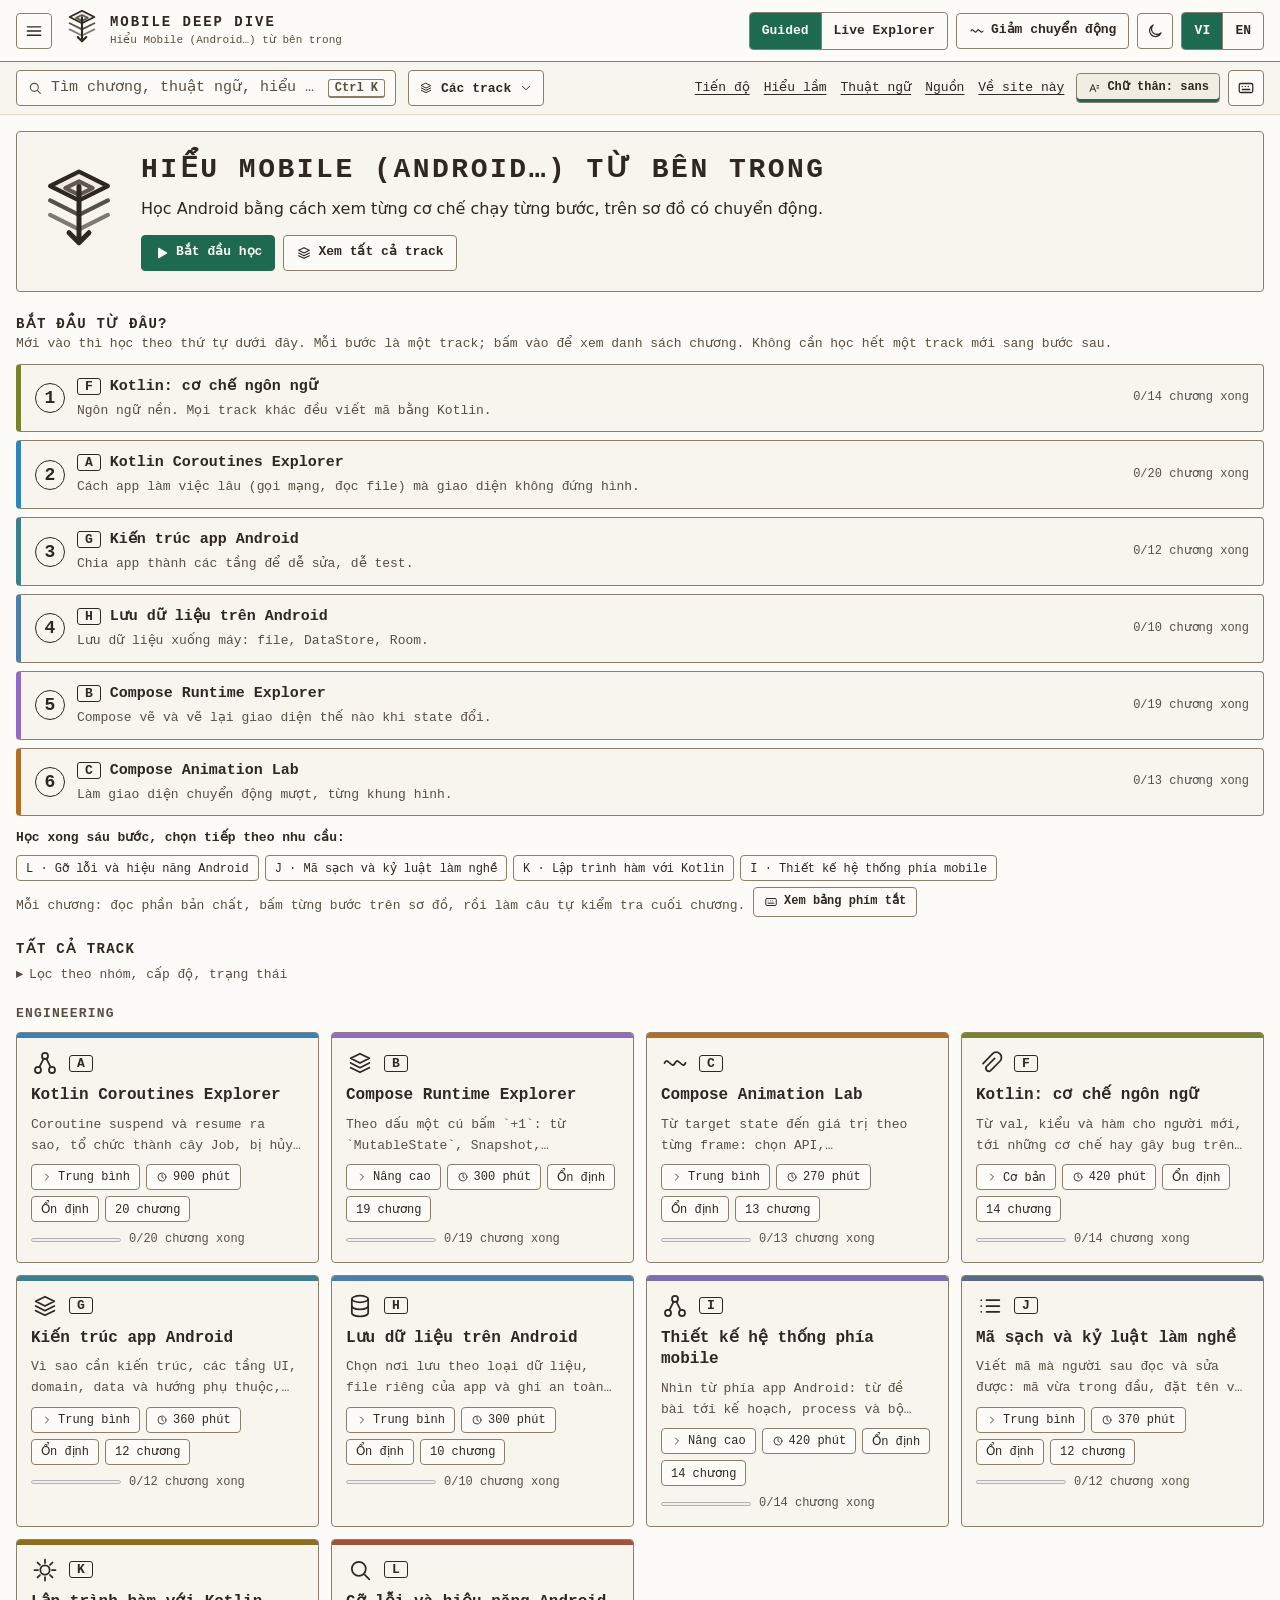
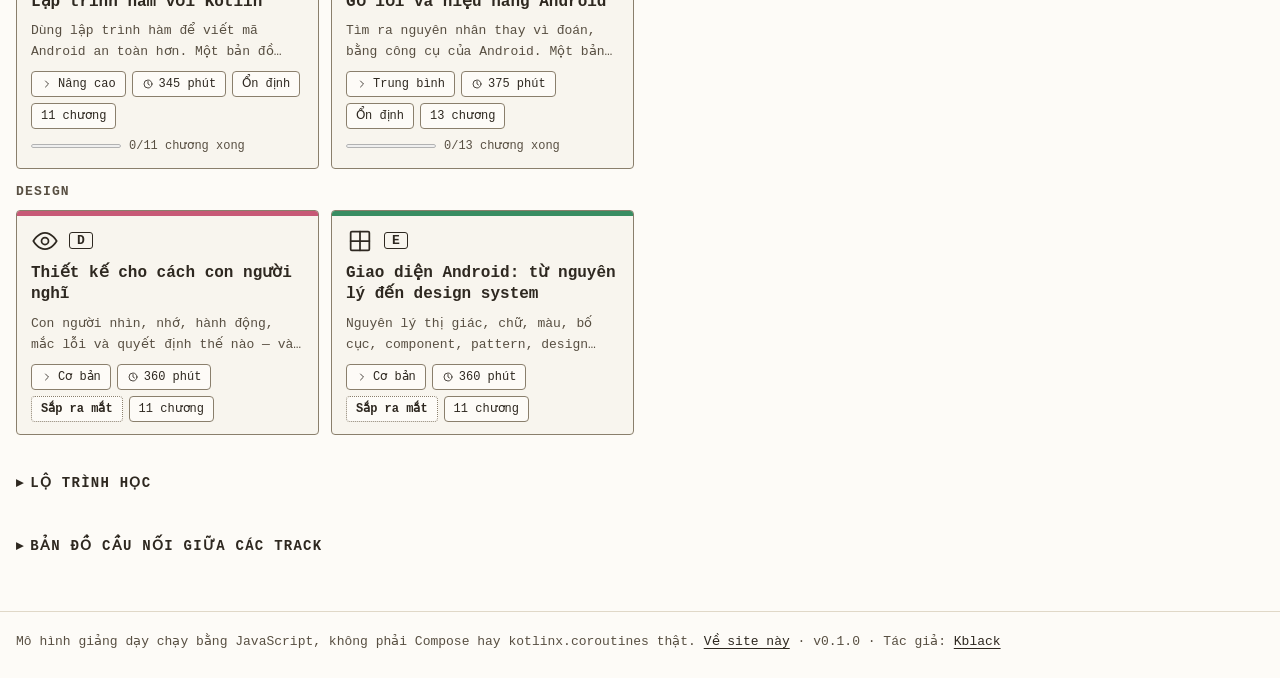
<file: index.html>
<!DOCTYPE html>
<html lang="vi" data-theme="light">
<head>
<meta charset="utf-8">
<meta name="viewport" content="width=device-width, initial-scale=1">
<title>MOBILE DEEP DIVE</title>
<meta name="description" content="Mobile Deep Dive — Hiểu Mobile (Android…) từ bên trong / Understand Mobile (Android…) from the inside">
<!-- favicon: bản nhúng của favicon.svg (data URI để chạy được qua file://) -->
<link rel="icon" type="image/svg+xml" href="[data-uri]">

<script>
/* Đặt theme và tuỳ chọn giao diện trước khi vẽ để tránh nháy. Cổ điển, không module; lỗi storage bị bỏ qua. */
(function () {
  var d = document.documentElement, g = function (k) { try { return JSON.parse(localStorage.getItem('ade.' + k)); } catch (e) { return null; } };
  var th = g('theme');
  if (th !== 'light' && th !== 'dark') th = window.matchMedia && matchMedia('(prefers-color-scheme: dark)').matches ? 'dark' : 'light';
  d.setAttribute('data-theme', th);
  var m = g('motion'), os = window.matchMedia && matchMedia('(prefers-reduced-motion: reduce)').matches;
  if (m === 'reduce' || (m !== 'full' && os)) d.classList.add('reduced-motion');
  if (m === 'full') d.classList.add('motion-full');
})();
</script>
<link rel="stylesheet" href="styles.css">
<!-- Thứ tự nạp cố định (defer giữ đúng thứ tự tài liệu): core → i18n → shared → từng track → app.js. Không ES module, không fetch. -->
<!-- core -->
<script defer src="js/core/i18n.js"></script>
<script defer src="js/core/registry.js"></script>
<script defer src="js/core/engine.js"></script>
<script defer src="js/core/diagram.js"></script>
<script defer src="js/core/ui.js"></script>
<script defer src="js/core/controls.js"></script>
<script defer src="js/core/graph.js"></script>
<script defer src="js/core/search.js"></script>
<script defer src="js/core/router.js"></script>
<!-- chuỗi giao diện chung -->
<script defer src="i18n/ui.vi.js"></script>
<script defer src="i18n/ui.en.js"></script>
<!-- dữ liệu dùng chung -->
<script defer src="shared/sources.js"></script>
<script defer src="shared/glossary.vi.js"></script>
<script defer src="shared/glossary.en.js"></script>
<script defer src="shared/misconceptions.vi.js"></script>
<script defer src="shared/misconceptions.en.js"></script>
<script defer src="shared/bridges.js"></script>
<script defer src="shared/bridges.vi.js"></script>
<script defer src="shared/bridges.en.js"></script>
<script defer src="shared/paths.js"></script>
<script defer src="shared/about.vi.js"></script>
<script defer src="shared/about.en.js"></script>
<script defer src="shared/mock-app/mock-app.js"></script>
<script defer src="shared/mock-app/mock-app.vi.js"></script>
<script defer src="shared/mock-app/mock-app.en.js"></script>
<!-- track: coroutines -->
<script defer src="tracks/coroutines/manifest.js"></script>
<script defer src="tracks/coroutines/content.vi.js"></script>
<script defer src="tracks/coroutines/content.en.js"></script>
<script defer src="tracks/coroutines/code.js"></script>
<script defer src="tracks/coroutines/sources.js"></script>
<script defer src="tracks/coroutines/glossary.vi.js"></script>
<script defer src="tracks/coroutines/glossary.en.js"></script>
<script defer src="tracks/coroutines/misconceptions.vi.js"></script>
<script defer src="tracks/coroutines/misconceptions.en.js"></script>
<script defer src="tracks/coroutines/models/common.js"></script>
<script defer src="tracks/coroutines/models/models-a.js"></script>
<script defer src="tracks/coroutines/models/models-b.js"></script>
<script defer src="tracks/coroutines/models/models-c.js"></script>
<script defer src="tracks/coroutines/models/models-v2.js"></script>
<script defer src="tracks/coroutines/views/views.js"></script>
<!-- /track: coroutines -->
<!-- track: runtime -->
<script defer src="tracks/runtime/manifest.js"></script>
<script defer src="tracks/runtime/content.vi.js"></script>
<script defer src="tracks/runtime/content.en.js"></script>
<script defer src="tracks/runtime/code.js"></script>
<script defer src="tracks/runtime/sources.js"></script>
<script defer src="tracks/runtime/glossary.vi.js"></script>
<script defer src="tracks/runtime/glossary.en.js"></script>
<script defer src="tracks/runtime/misconceptions.vi.js"></script>
<script defer src="tracks/runtime/misconceptions.en.js"></script>
<script defer src="tracks/runtime/models/models.js"></script>
<script defer src="tracks/runtime/views/views.js"></script>
<script defer src="tracks/runtime/views/visuals.js"></script>
<!-- /track: runtime -->
<!-- track: animation -->
<script defer src="tracks/animation/manifest.js"></script>
<script defer src="tracks/animation/content.vi.js"></script>
<script defer src="tracks/animation/content.en.js"></script>
<script defer src="tracks/animation/code.js"></script>
<script defer src="tracks/animation/sources.js"></script>
<script defer src="tracks/animation/glossary.vi.js"></script>
<script defer src="tracks/animation/glossary.en.js"></script>
<script defer src="tracks/animation/misconceptions.vi.js"></script>
<script defer src="tracks/animation/misconceptions.en.js"></script>
<script defer src="tracks/animation/models/physics.js"></script>
<script defer src="tracks/animation/models/models.js"></script>
<script defer src="tracks/animation/views/lab.js"></script>
<script defer src="tracks/animation/views/views.js"></script>
<script defer src="tracks/animation/views/visuals.js"></script>
<!-- /track: animation -->
<!-- track: kotlin -->
<script defer src="tracks/kotlin/manifest.js"></script>
<script defer src="tracks/kotlin/content.vi.js"></script>
<script defer src="tracks/kotlin/content.en.js"></script>
<script defer src="tracks/kotlin/code.js"></script>
<script defer src="tracks/kotlin/sources.js"></script>
<script defer src="tracks/kotlin/glossary.vi.js"></script>
<script defer src="tracks/kotlin/glossary.en.js"></script>
<script defer src="tracks/kotlin/misconceptions.vi.js"></script>
<script defer src="tracks/kotlin/misconceptions.en.js"></script>
<script defer src="tracks/kotlin/models/models.js"></script>
<script defer src="tracks/kotlin/views/views.js"></script>
<script defer src="tracks/kotlin/views/visuals.js"></script>
<!-- /track: kotlin -->
<!-- track: arch -->
<script defer src="tracks/arch/manifest.js"></script>
<script defer src="tracks/arch/content.vi.js"></script>
<script defer src="tracks/arch/content.en.js"></script>
<script defer src="tracks/arch/code.js"></script>
<script defer src="tracks/arch/sources.js"></script>
<script defer src="tracks/arch/glossary.vi.js"></script>
<script defer src="tracks/arch/glossary.en.js"></script>
<script defer src="tracks/arch/misconceptions.vi.js"></script>
<script defer src="tracks/arch/misconceptions.en.js"></script>
<script defer src="tracks/arch/models/models.js"></script>
<script defer src="tracks/arch/views/views.js"></script>
<script defer src="tracks/arch/views/visuals.js"></script>
<!-- /track: arch -->
<!-- track: storage -->
<script defer src="tracks/storage/manifest.js"></script>
<script defer src="tracks/storage/content.vi.js"></script>
<script defer src="tracks/storage/content.en.js"></script>
<script defer src="tracks/storage/code.js"></script>
<script defer src="tracks/storage/sources.js"></script>
<script defer src="tracks/storage/glossary.vi.js"></script>
<script defer src="tracks/storage/glossary.en.js"></script>
<script defer src="tracks/storage/misconceptions.vi.js"></script>
<script defer src="tracks/storage/misconceptions.en.js"></script>
<script defer src="tracks/storage/models/models.js"></script>
<script defer src="tracks/storage/views/views.js"></script>
<script defer src="tracks/storage/views/visuals.js"></script>
<!-- /track: storage -->
<!-- track: sysdesign -->
<script defer src="tracks/sysdesign/manifest.js"></script>
<script defer src="tracks/sysdesign/content.vi.js"></script>
<script defer src="tracks/sysdesign/content.en.js"></script>
<script defer src="tracks/sysdesign/code.js"></script>
<script defer src="tracks/sysdesign/sources.js"></script>
<script defer src="tracks/sysdesign/glossary.vi.js"></script>
<script defer src="tracks/sysdesign/glossary.en.js"></script>
<script defer src="tracks/sysdesign/misconceptions.vi.js"></script>
<script defer src="tracks/sysdesign/misconceptions.en.js"></script>
<script defer src="tracks/sysdesign/models/models.js"></script>
<script defer src="tracks/sysdesign/views/views.js"></script>
<script defer src="tracks/sysdesign/views/visuals.js"></script>
<!-- /track: sysdesign -->
<!-- track: cleancode -->
<script defer src="tracks/cleancode/manifest.js"></script>
<script defer src="tracks/cleancode/content.vi.js"></script>
<script defer src="tracks/cleancode/content.en.js"></script>
<script defer src="tracks/cleancode/code.js"></script>
<script defer src="tracks/cleancode/sources.js"></script>
<script defer src="tracks/cleancode/glossary.vi.js"></script>
<script defer src="tracks/cleancode/glossary.en.js"></script>
<script defer src="tracks/cleancode/misconceptions.vi.js"></script>
<script defer src="tracks/cleancode/misconceptions.en.js"></script>
<script defer src="tracks/cleancode/models/models.js"></script>
<script defer src="tracks/cleancode/views/views.js"></script>
<script defer src="tracks/cleancode/views/visuals.js"></script>
<!-- /track: cleancode -->
<!-- track: fp -->
<script defer src="tracks/fp/manifest.js"></script>
<script defer src="tracks/fp/content.vi.js"></script>
<script defer src="tracks/fp/content.en.js"></script>
<script defer src="tracks/fp/code.js"></script>
<script defer src="tracks/fp/sources.js"></script>
<script defer src="tracks/fp/glossary.vi.js"></script>
<script defer src="tracks/fp/glossary.en.js"></script>
<script defer src="tracks/fp/misconceptions.vi.js"></script>
<script defer src="tracks/fp/misconceptions.en.js"></script>
<script defer src="tracks/fp/models/models.js"></script>
<script defer src="tracks/fp/views/views.js"></script>
<script defer src="tracks/fp/views/visuals.js"></script>
<script defer src="tracks/debugging/manifest.js"></script>
<script defer src="tracks/debugging/content.vi.js"></script>
<script defer src="tracks/debugging/content.en.js"></script>
<script defer src="tracks/debugging/code.js"></script>
<script defer src="tracks/debugging/sources.js"></script>
<script defer src="tracks/debugging/glossary.vi.js"></script>
<script defer src="tracks/debugging/glossary.en.js"></script>
<script defer src="tracks/debugging/misconceptions.vi.js"></script>
<script defer src="tracks/debugging/misconceptions.en.js"></script>
<script defer src="tracks/debugging/models/models.js"></script>
<script defer src="tracks/debugging/views/views.js"></script>
<script defer src="tracks/debugging/views/visuals.js"></script>
<!-- /track: fp -->
<!-- track: ux -->
<script defer src="tracks/ux/manifest.js"></script>
<script defer src="tracks/ux/content.vi.js"></script>
<script defer src="tracks/ux/content.en.js"></script>
<script defer src="tracks/ux/sources.js"></script>
<script defer src="tracks/ux/glossary.vi.js"></script>
<script defer src="tracks/ux/glossary.en.js"></script>
<script defer src="tracks/ux/misconceptions.vi.js"></script>
<script defer src="tracks/ux/misconceptions.en.js"></script>
<script defer src="tracks/ux/models/quant.js"></script>
<script defer src="tracks/ux/models/models.js"></script>
<script defer src="tracks/ux/views/views.js"></script>
<script defer src="tracks/ux/views/labs.js"></script>
<script defer src="tracks/ux/views/screens.js"></script>
<!-- /track: ux -->
<!-- track: ui -->
<script defer src="tracks/ui/manifest.js"></script>
<script defer src="tracks/ui/content.vi.js"></script>
<script defer src="tracks/ui/content.en.js"></script>
<script defer src="tracks/ui/sources.js"></script>
<script defer src="tracks/ui/glossary.vi.js"></script>
<script defer src="tracks/ui/glossary.en.js"></script>
<script defer src="tracks/ui/misconceptions.vi.js"></script>
<script defer src="tracks/ui/misconceptions.en.js"></script>
<script defer src="tracks/ui/models/quant.js"></script>
<script defer src="tracks/ui/models/models.js"></script>
<script defer src="tracks/ui/views/views.js"></script>
<script defer src="tracks/ui/views/labs.js"></script>
<!-- /track: ui -->
<!-- khởi động -->
<script defer src="app.js"></script>
</head>
<body>
<div id="app">
  <noscript>
    <p style="padding:16px">Trang này cần JavaScript để chạy các mô phỏng. / This page needs JavaScript to run the simulations.</p>
  </noscript>
</div>
</body>
</html>
</file>
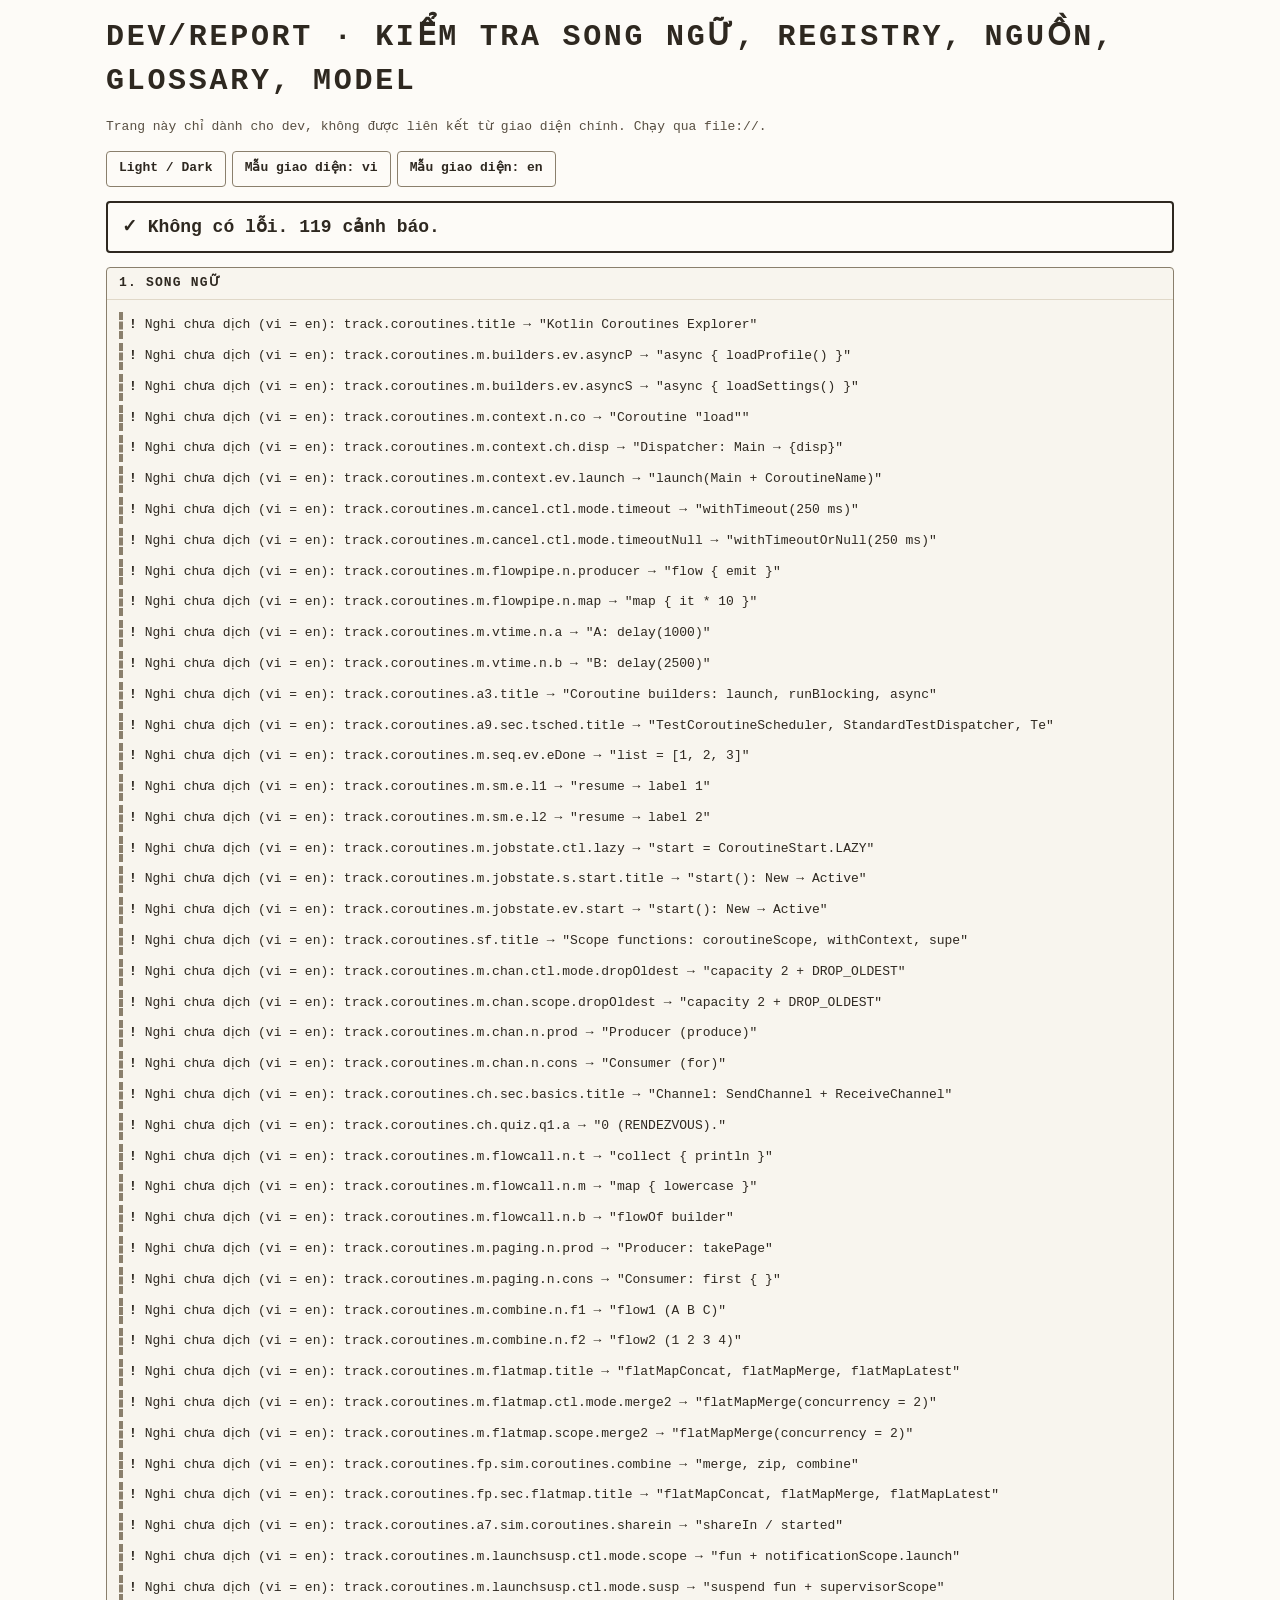
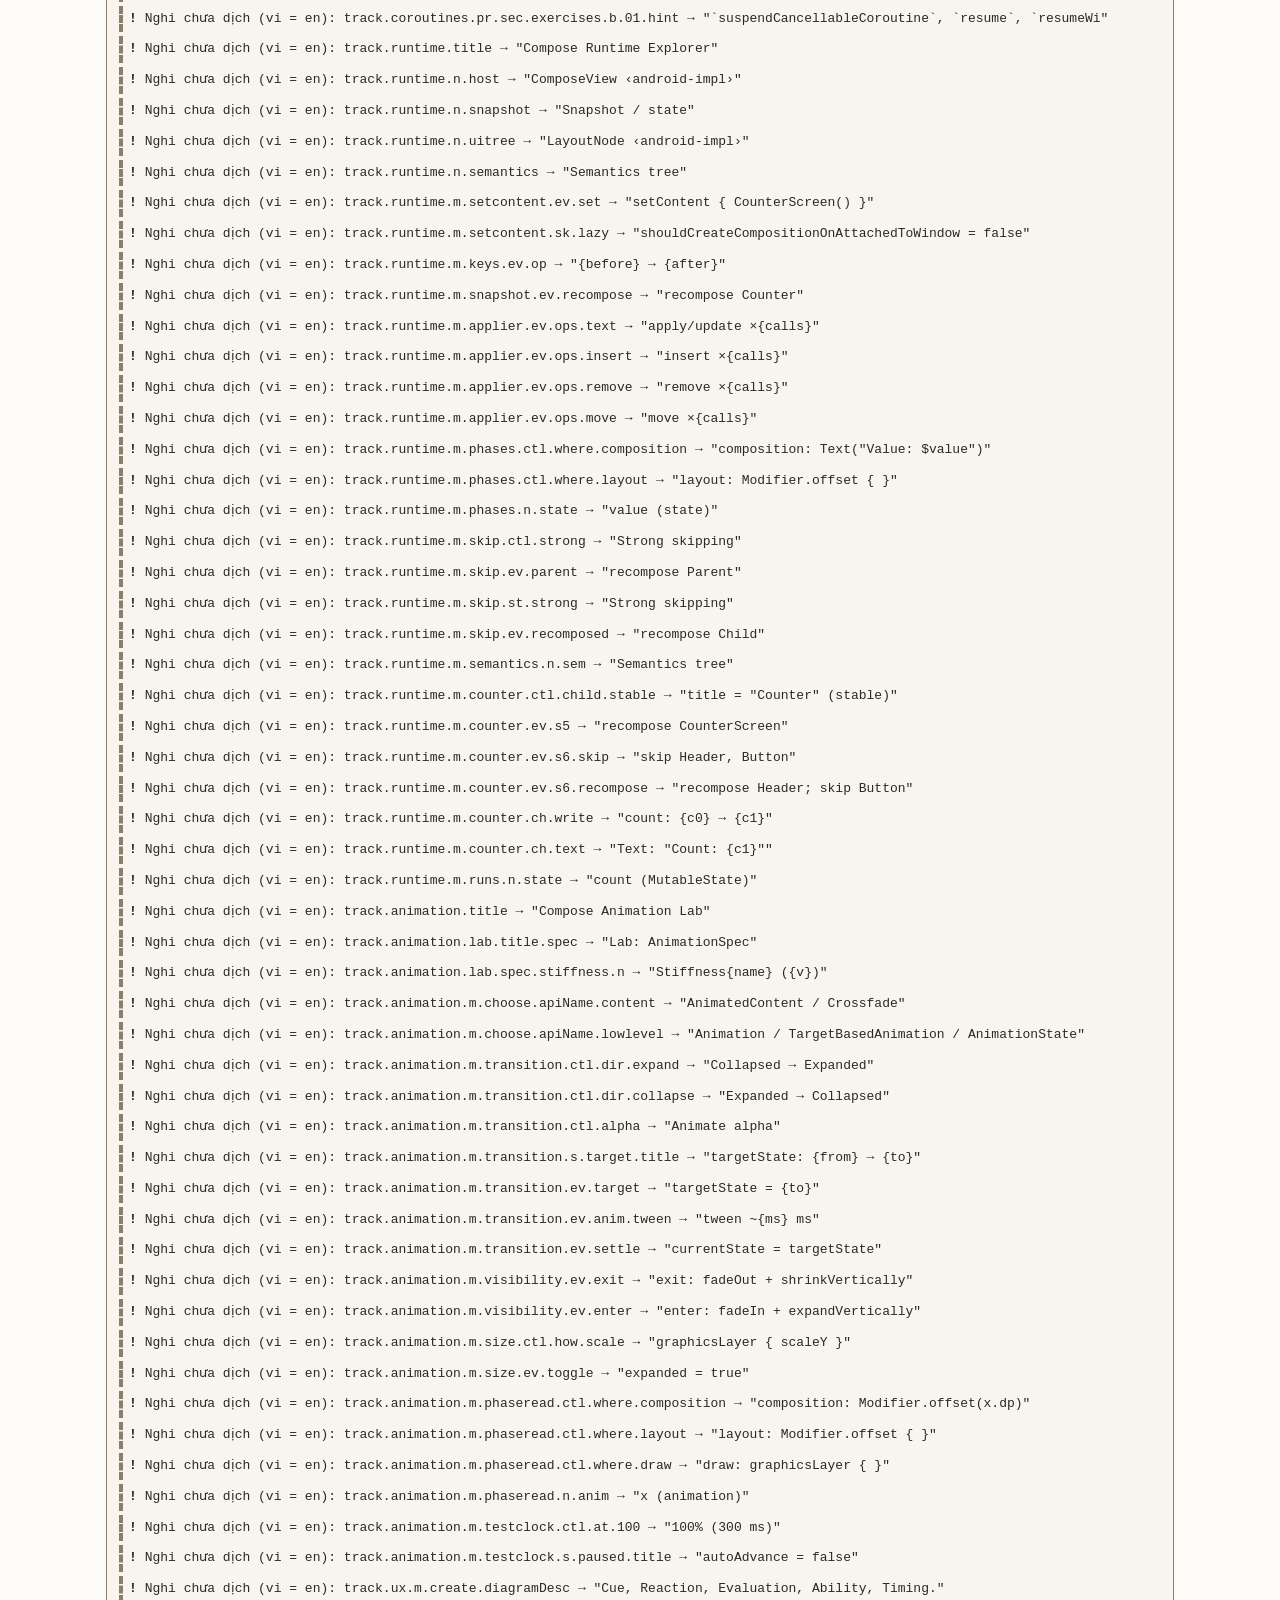
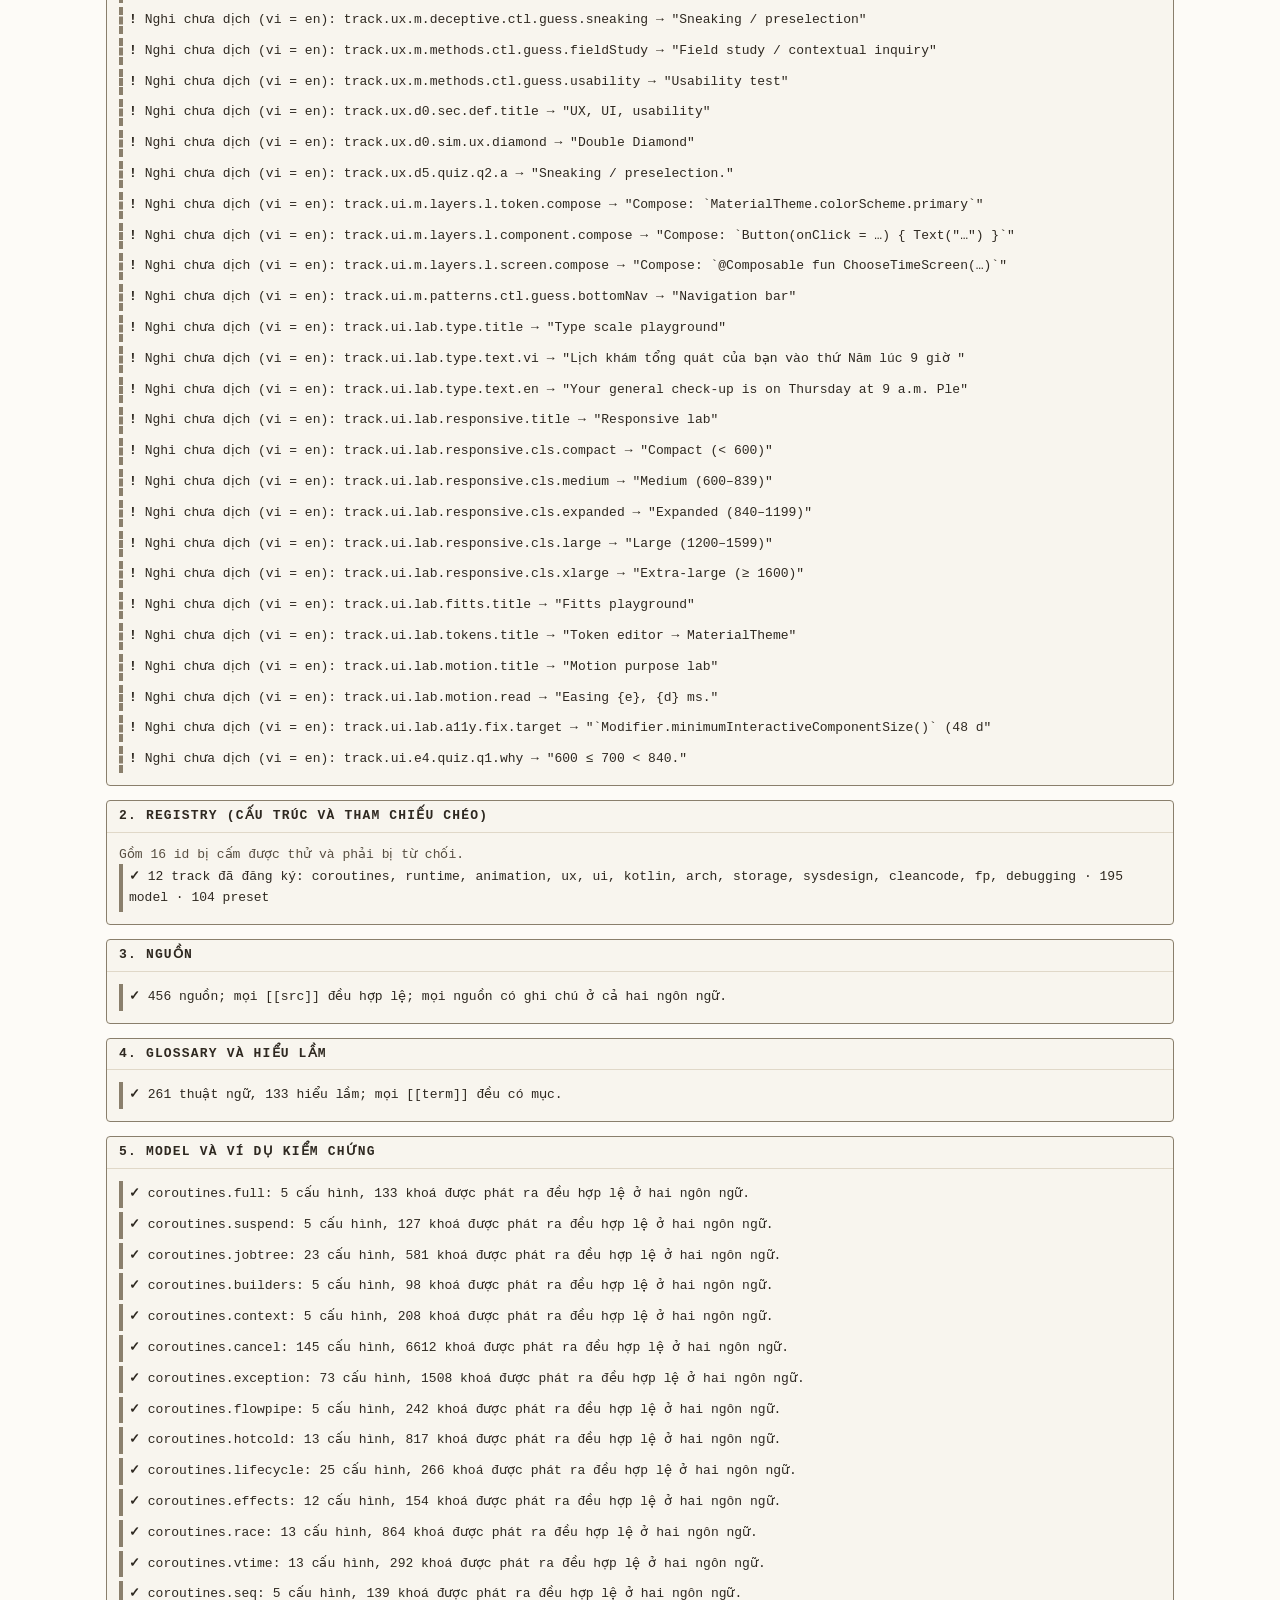
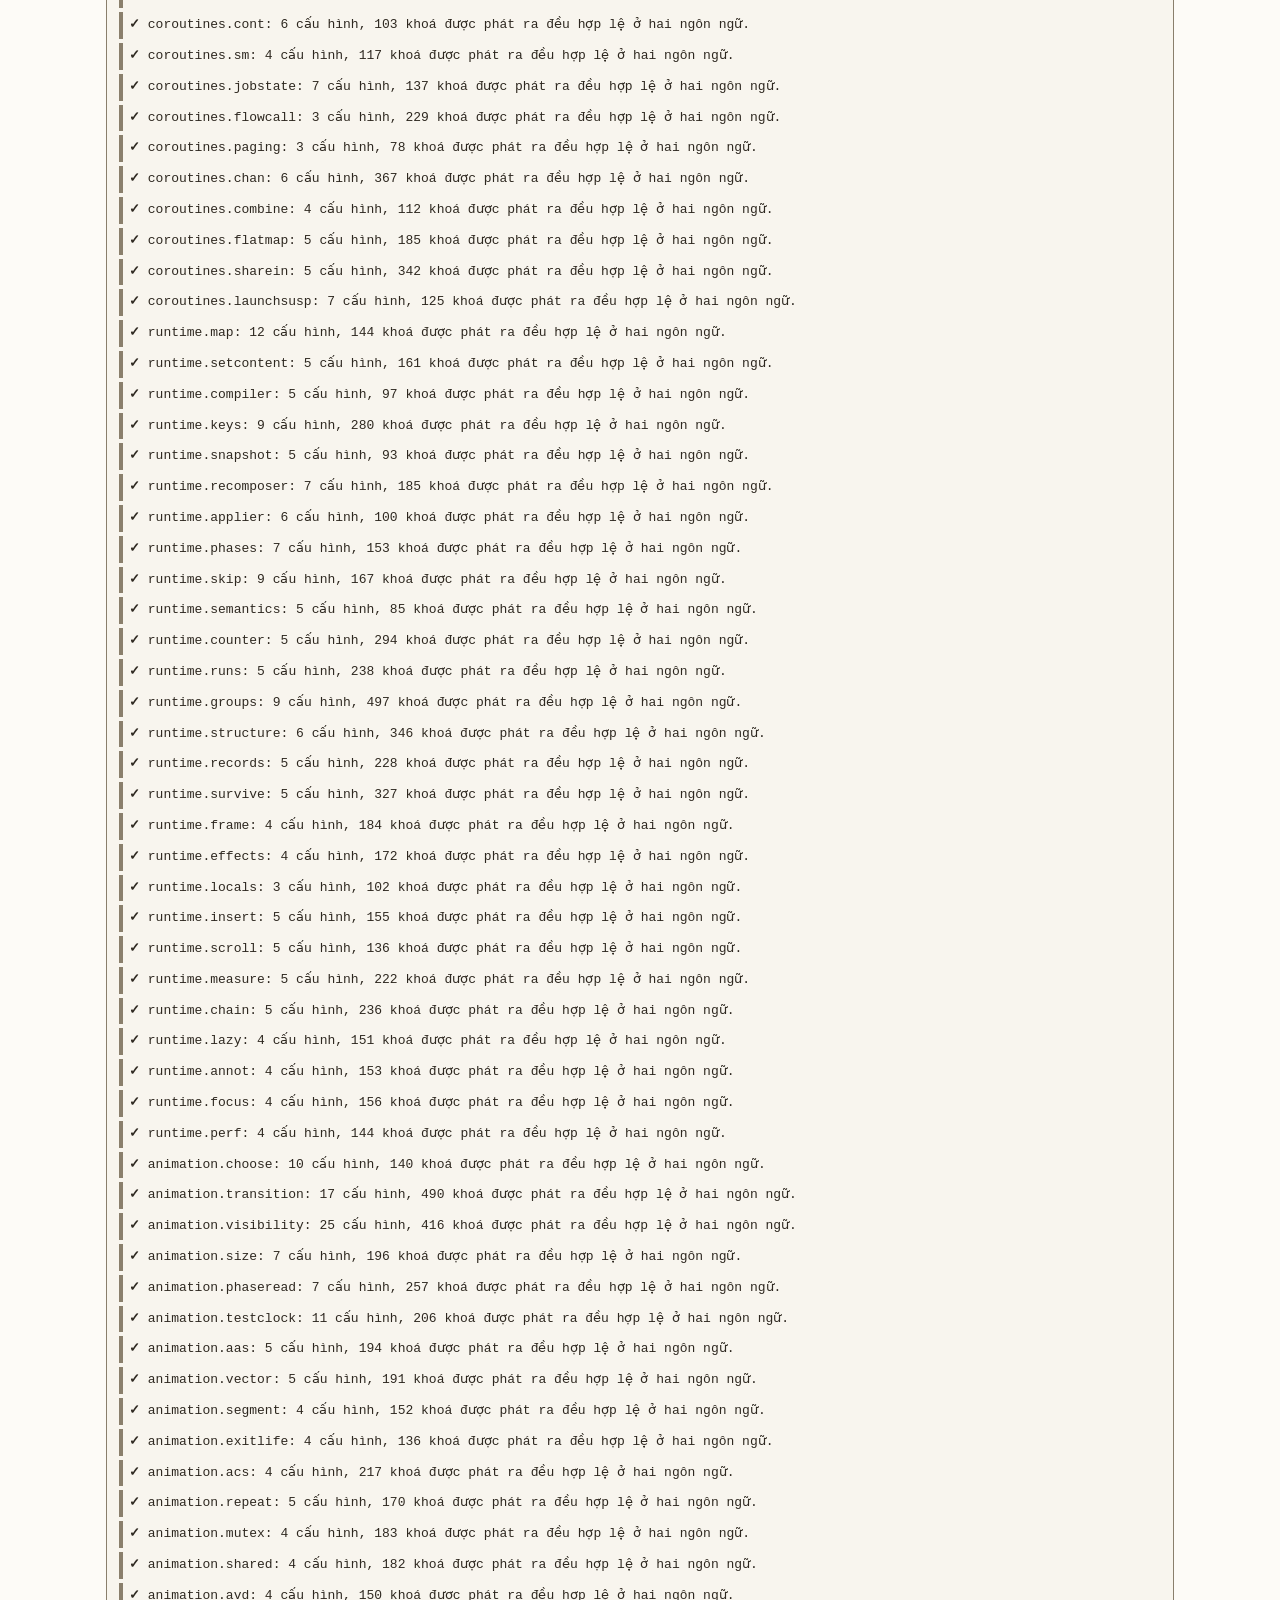
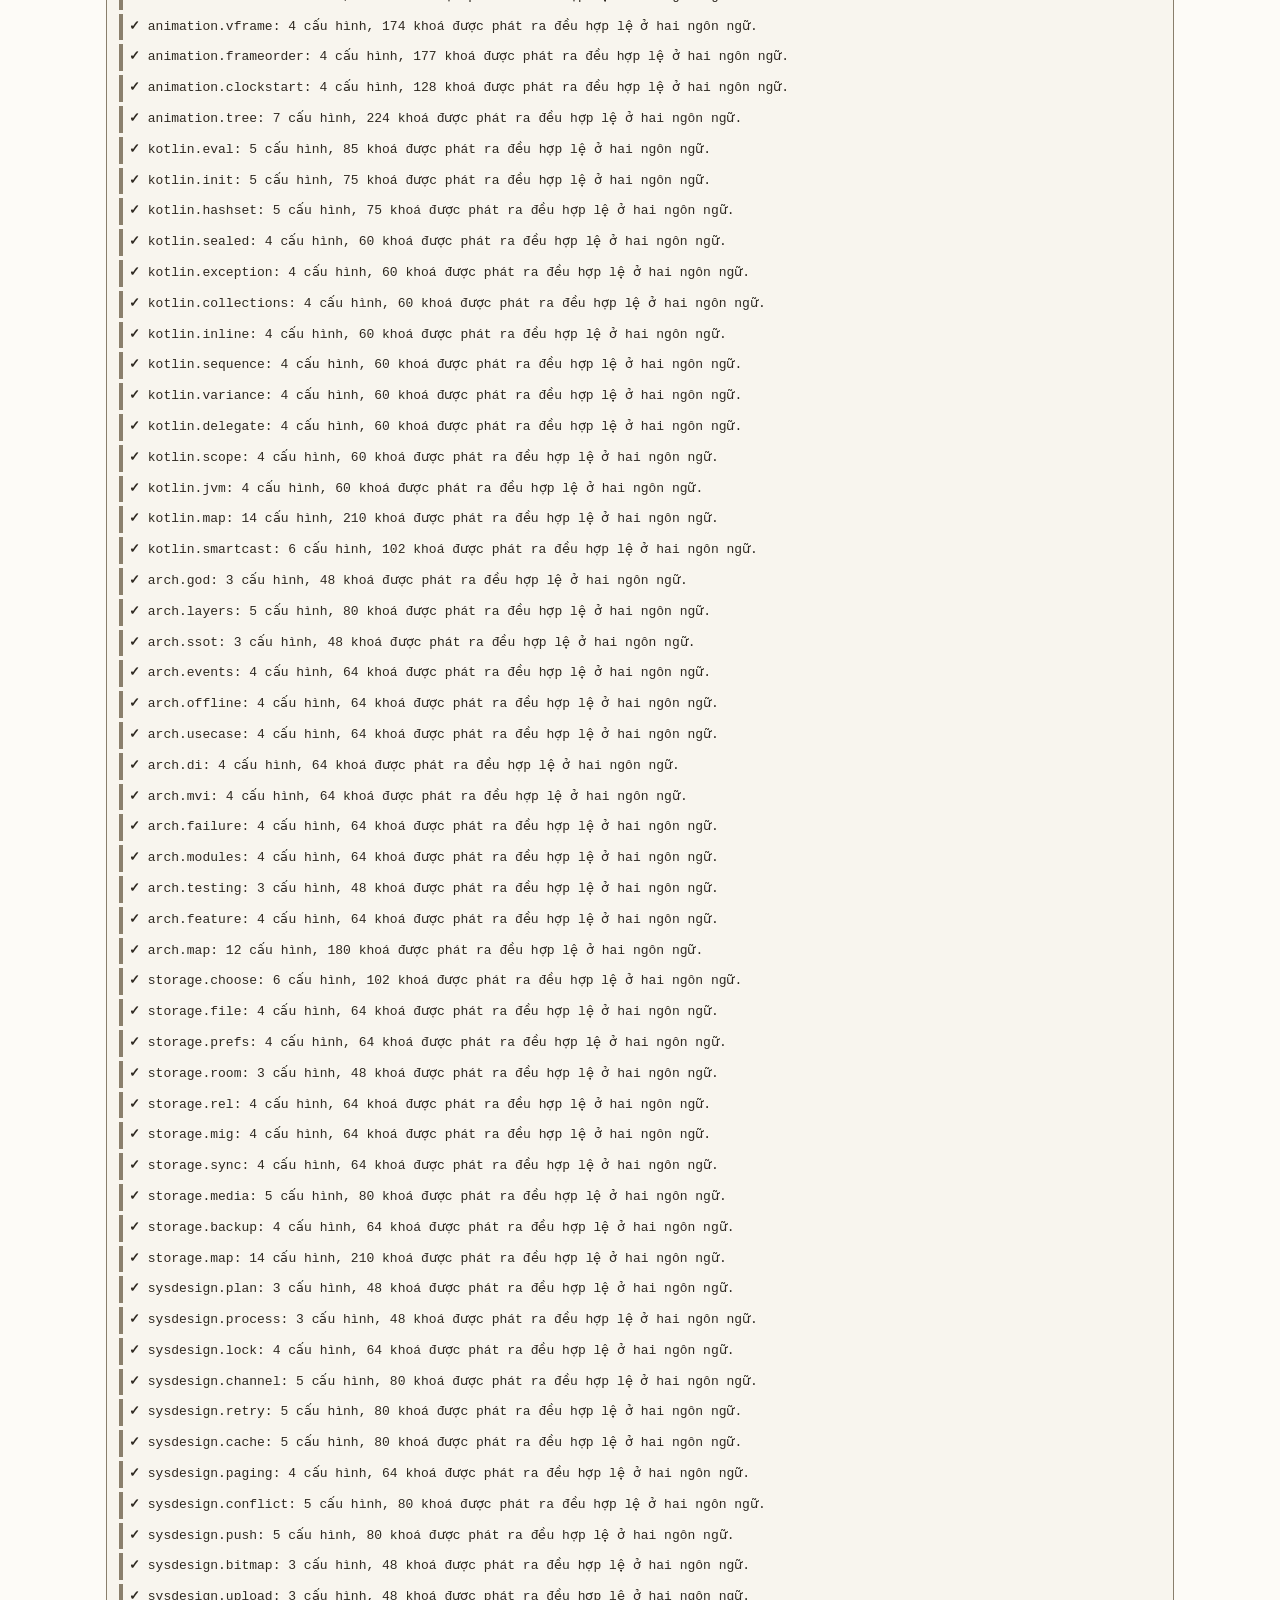
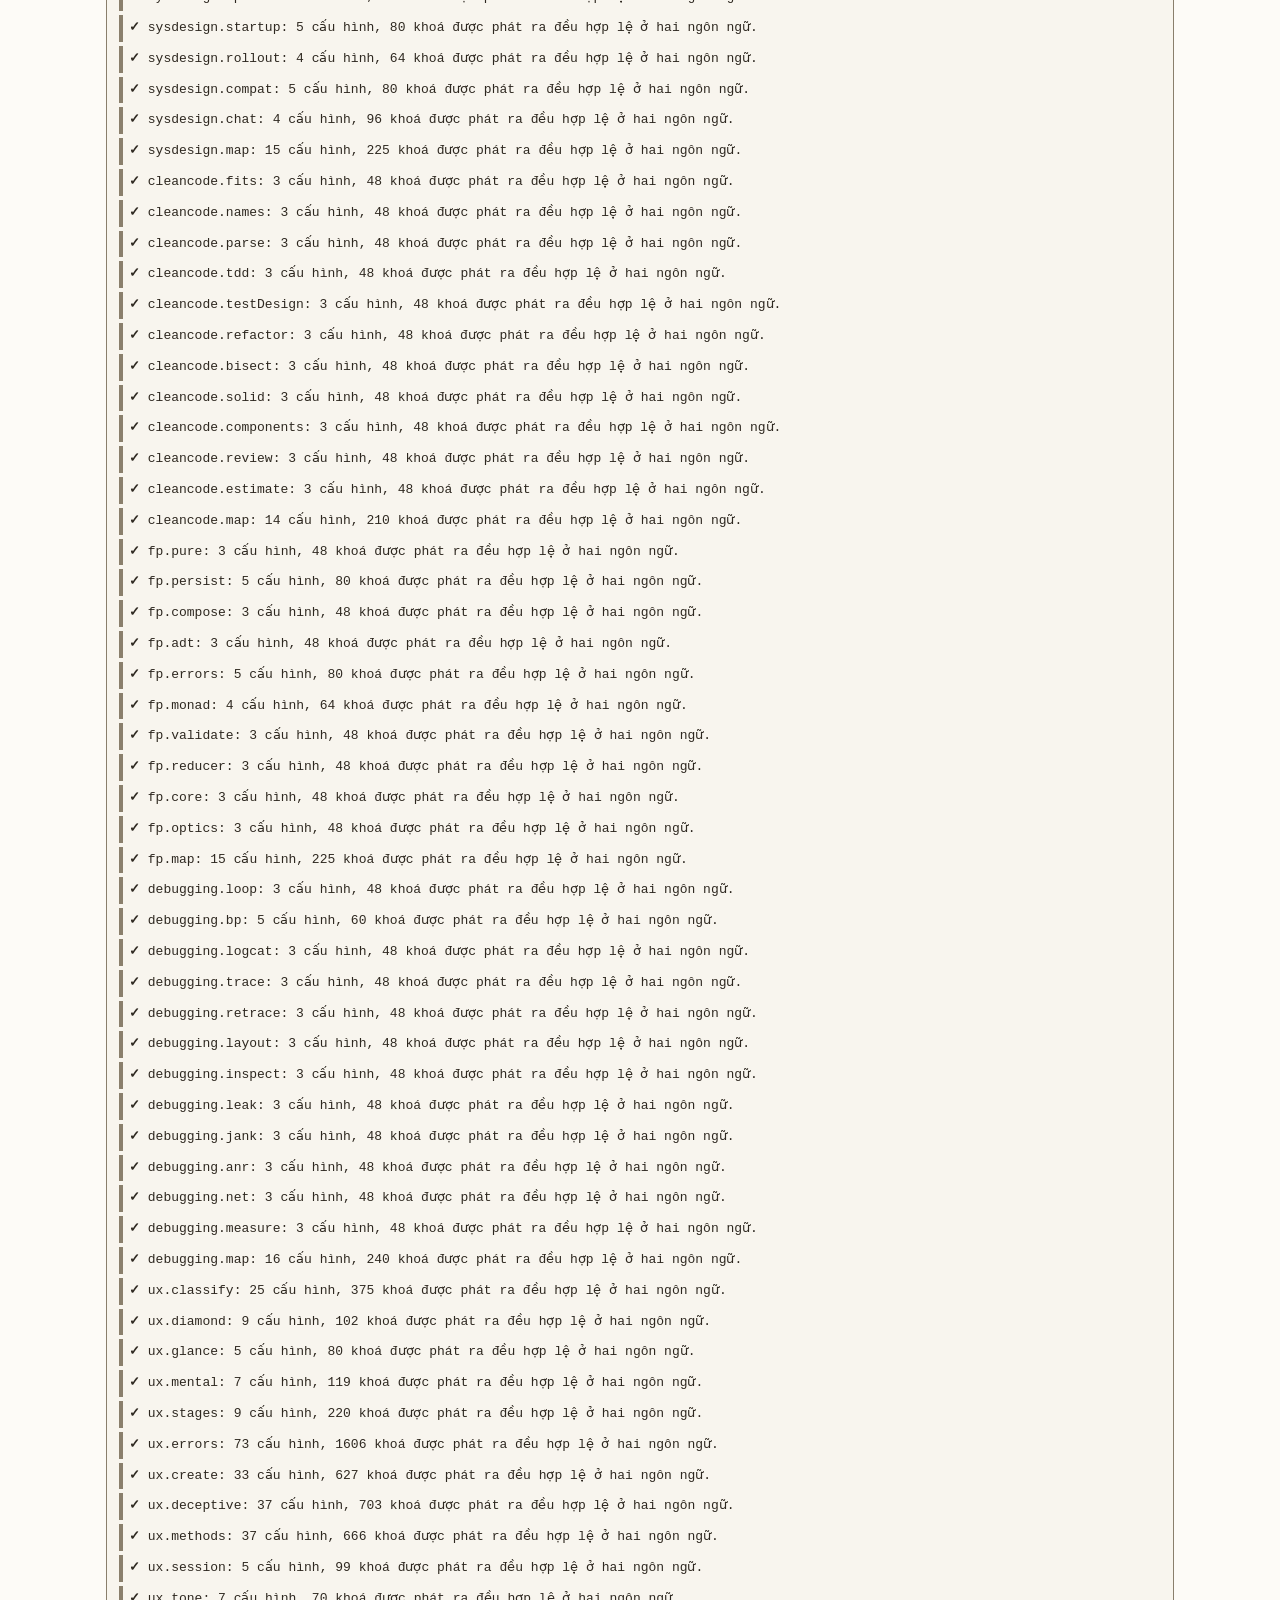
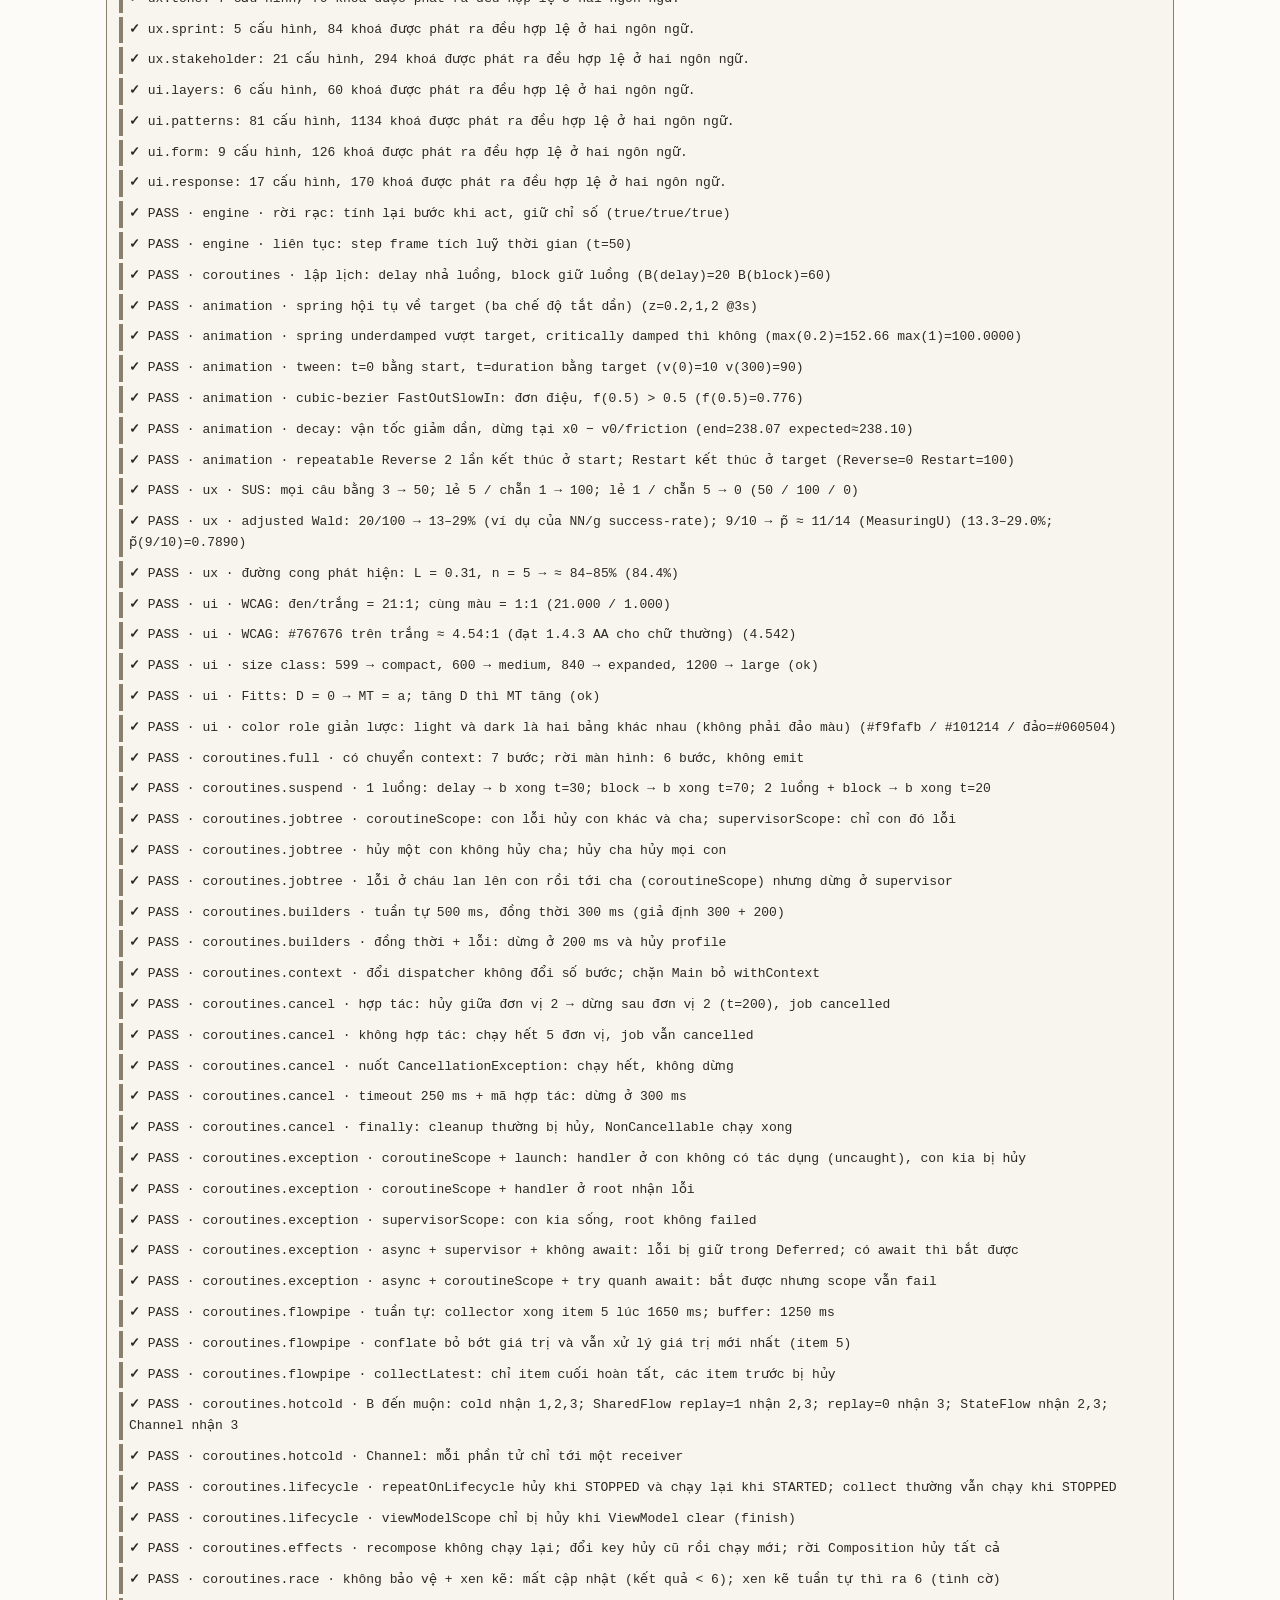
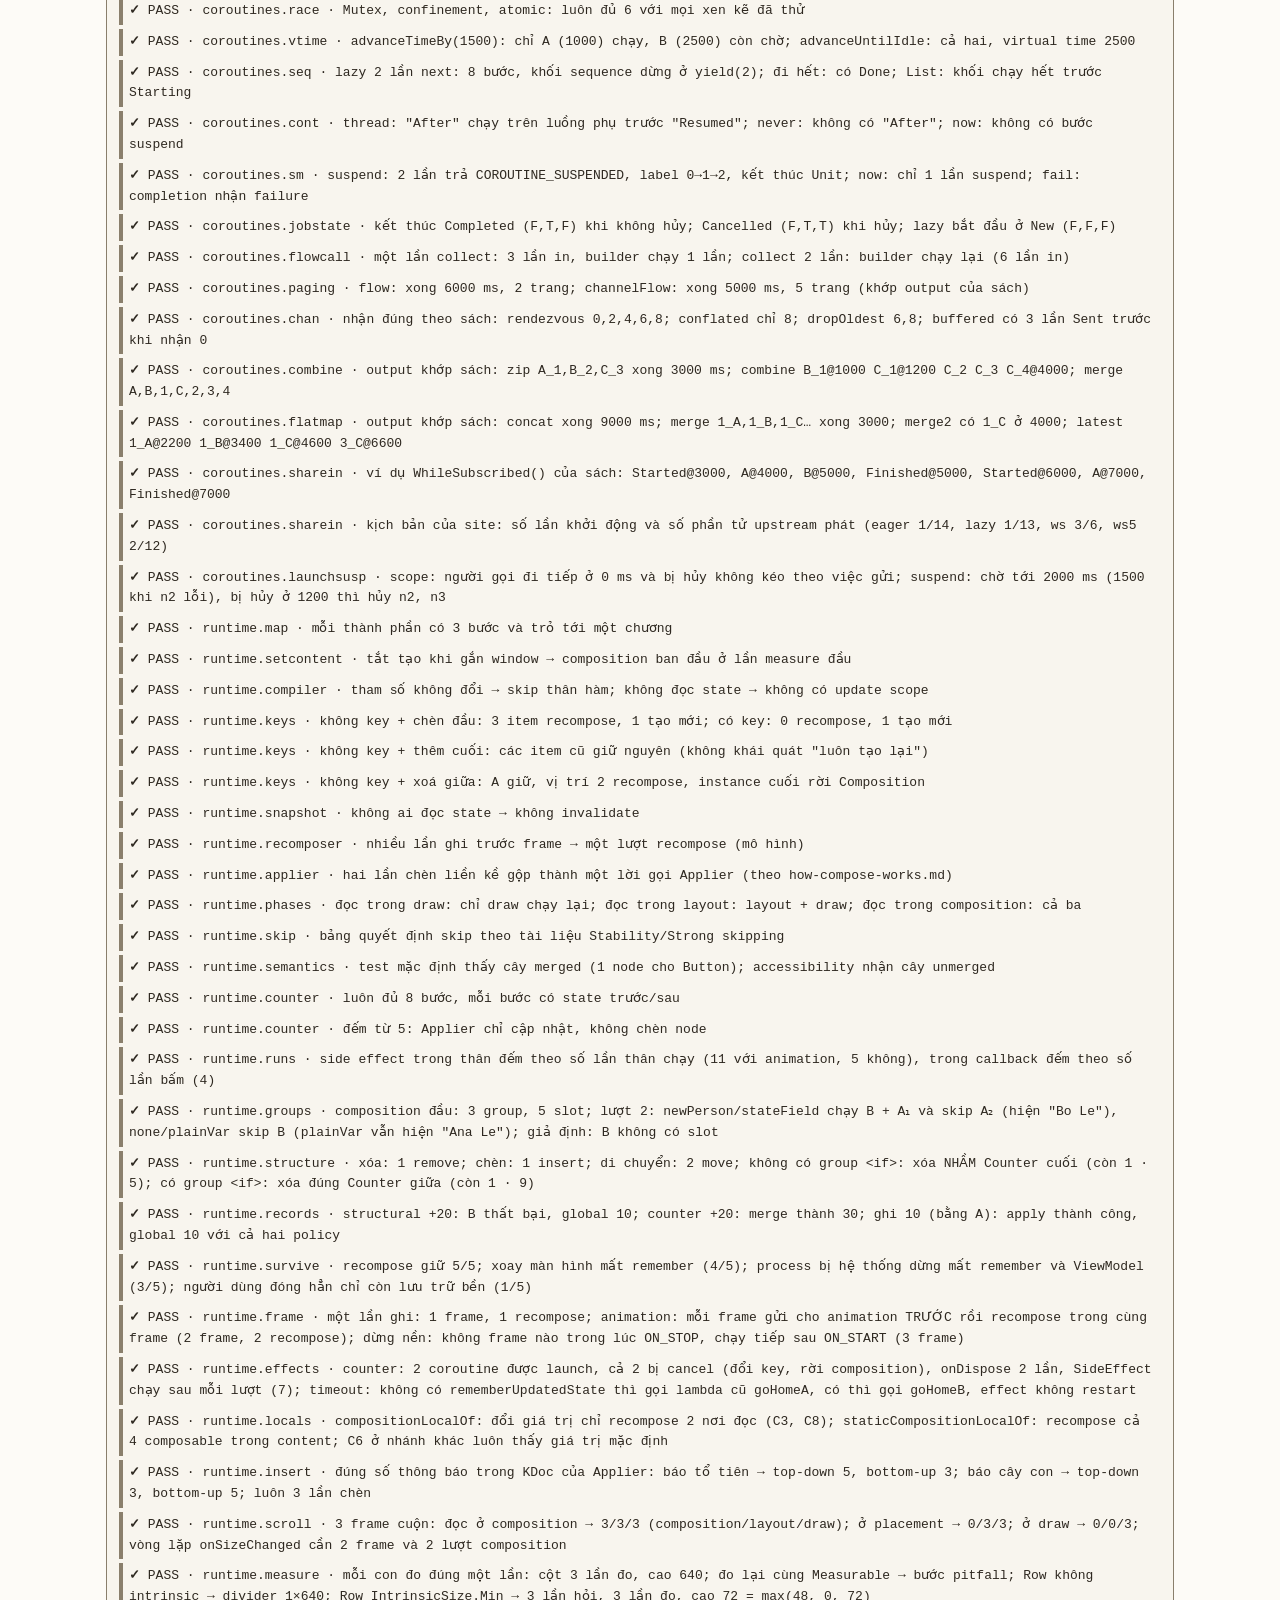
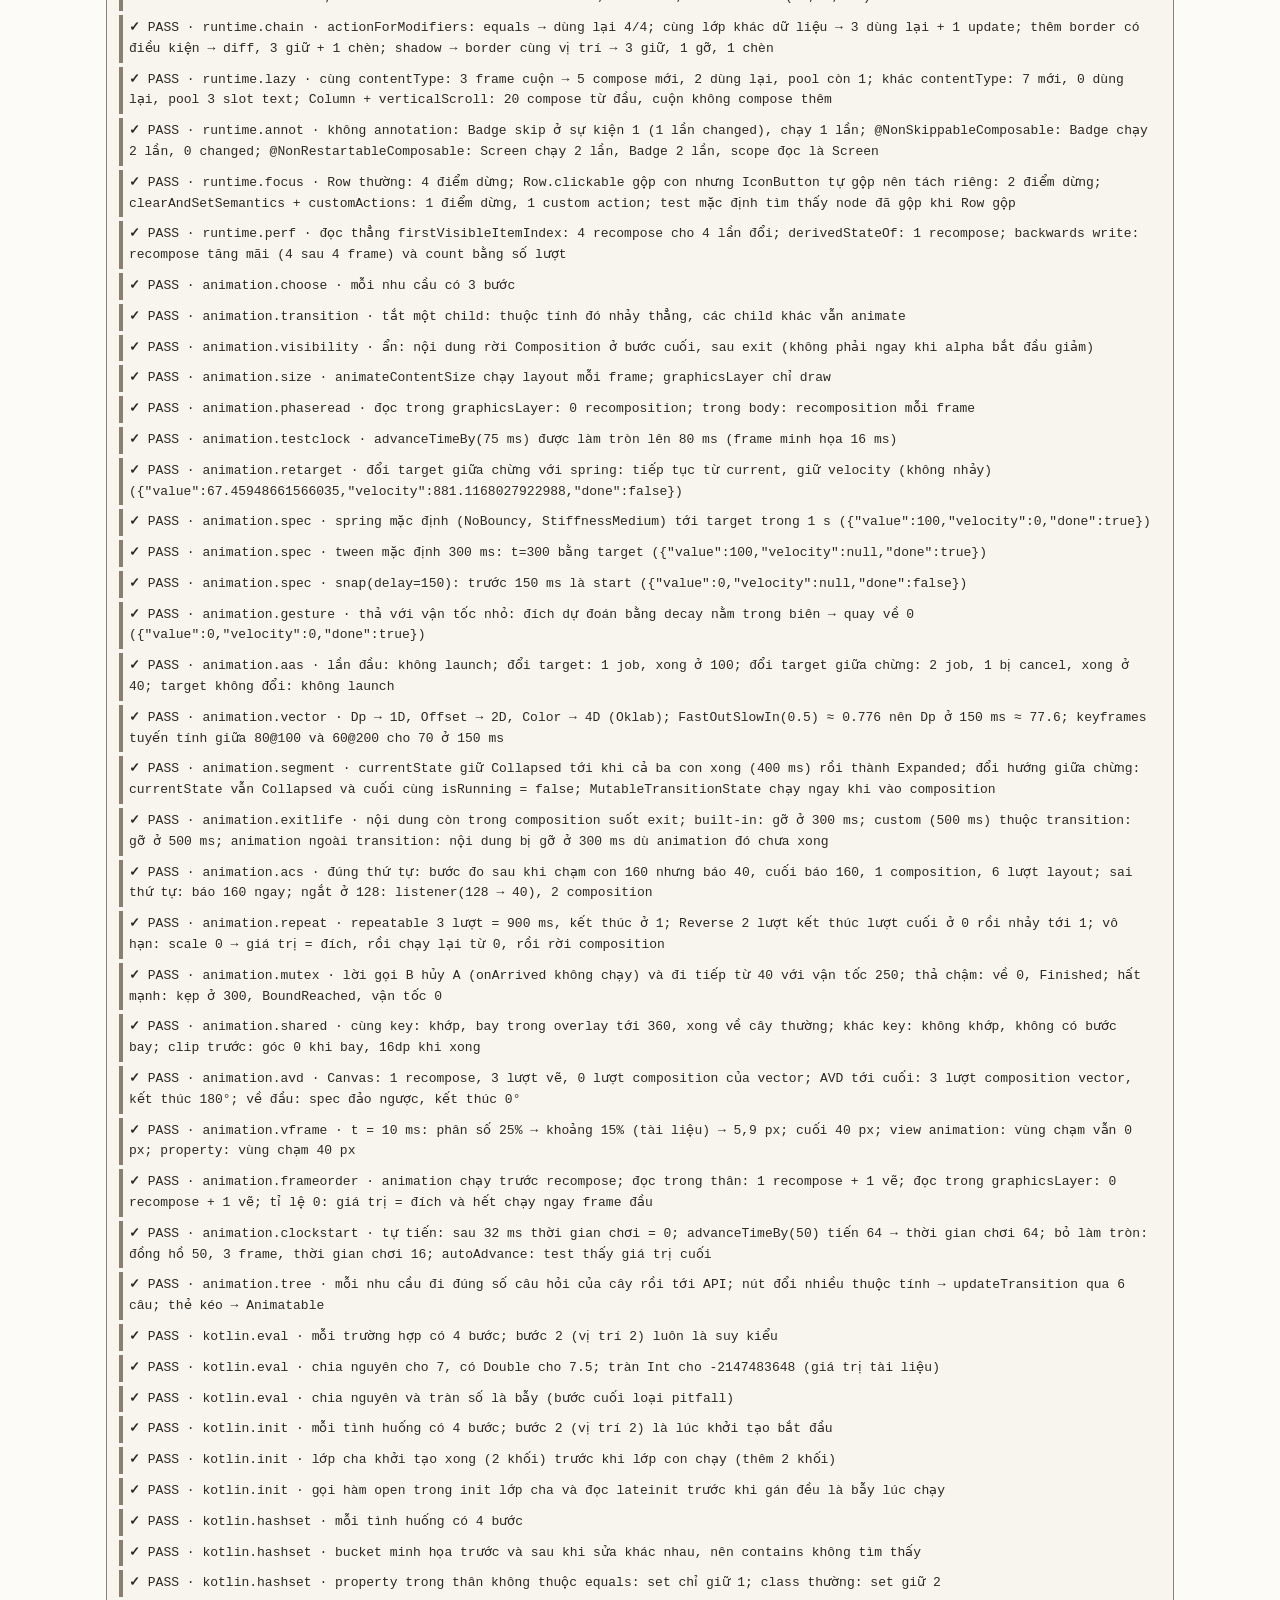
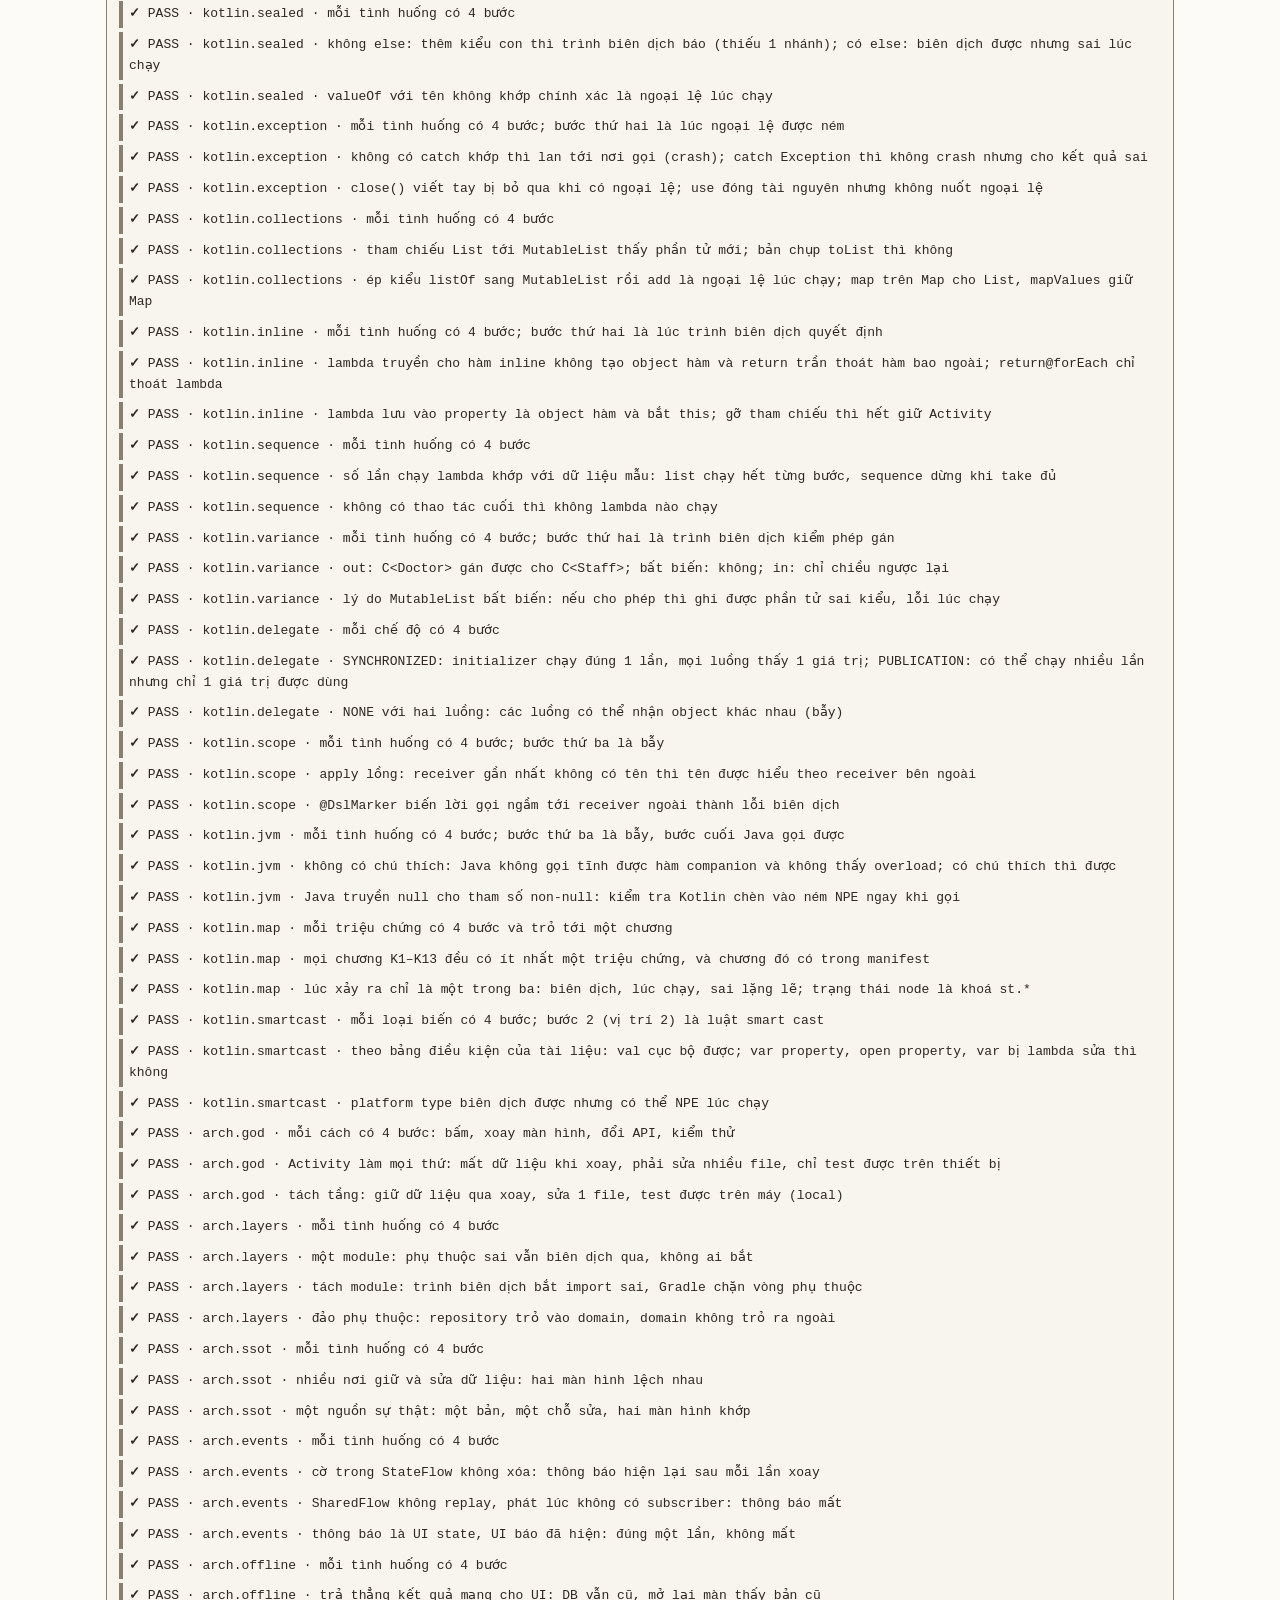
<file: dev/report.html>
<!DOCTYPE html>
<html lang="vi" data-theme="light">
<head>
<meta charset="utf-8">
<meta name="viewport" content="width=device-width, initial-scale=1">
<title>dev/report — Mobile Deep Dive</title>
<link rel="icon" type="image/svg+xml" href="[data-uri]">
<link rel="stylesheet" href="../styles.css">
<style>
  .wrap { max-width: 1100px; margin: 0 auto; padding: 16px; display: grid; gap: 14px; }
  .rpt { display: grid; gap: 4px; font-size: 13px; }
  .rpt li { padding: 3px 6px; border-left: 4px solid var(--line-strong); }
  .rpt li.error { border-left-color: var(--tok-error); background: var(--paper-3); }
  .rpt li.warn { border-left-style: dashed; }
  .summary { font-weight: 800; font-size: 18px; padding: 10px 14px; border: 2px solid var(--ink); border-radius: 4px; }
  .summary.bad { border-style: dashed; }
</style>
<!-- Cùng chuỗi script với index.html (trừ app.js). Khi thêm track mới: thêm khối script vào CẢ HAI file. -->
<script defer src="../js/core/i18n.js"></script>
<script defer src="../js/core/registry.js"></script>
<script defer src="../js/core/engine.js"></script>
<script defer src="../js/core/diagram.js"></script>
<script defer src="../js/core/ui.js"></script>
<script defer src="../js/core/controls.js"></script>
<script defer src="../js/core/graph.js"></script>
<script defer src="../js/core/search.js"></script>
<script defer src="../js/core/router.js"></script>
<script defer src="../i18n/ui.vi.js"></script>
<script defer src="../i18n/ui.en.js"></script>
<script defer src="../shared/sources.js"></script>
<script defer src="../shared/glossary.vi.js"></script>
<script defer src="../shared/glossary.en.js"></script>
<script defer src="../shared/misconceptions.vi.js"></script>
<script defer src="../shared/misconceptions.en.js"></script>
<script defer src="../shared/bridges.js"></script>
<script defer src="../shared/bridges.vi.js"></script>
<script defer src="../shared/bridges.en.js"></script>
<script defer src="../shared/paths.js"></script>
<script defer src="../shared/about.vi.js"></script>
<script defer src="../shared/about.en.js"></script>
<script defer src="../shared/mock-app/mock-app.js"></script>
<script defer src="../shared/mock-app/mock-app.vi.js"></script>
<script defer src="../shared/mock-app/mock-app.en.js"></script>
<!-- track: coroutines -->
<script defer src="../tracks/coroutines/manifest.js"></script>
<script defer src="../tracks/coroutines/content.vi.js"></script>
<script defer src="../tracks/coroutines/content.en.js"></script>
<script defer src="../tracks/coroutines/code.js"></script>
<script defer src="../tracks/coroutines/sources.js"></script>
<script defer src="../tracks/coroutines/glossary.vi.js"></script>
<script defer src="../tracks/coroutines/glossary.en.js"></script>
<script defer src="../tracks/coroutines/misconceptions.vi.js"></script>
<script defer src="../tracks/coroutines/misconceptions.en.js"></script>
<script defer src="../tracks/coroutines/models/common.js"></script>
<script defer src="../tracks/coroutines/models/models-a.js"></script>
<script defer src="../tracks/coroutines/models/models-b.js"></script>
<script defer src="../tracks/coroutines/models/models-c.js"></script>
<script defer src="../tracks/coroutines/models/models-v2.js"></script>
<script defer src="../tracks/coroutines/views/views.js"></script>
<!-- /track: coroutines -->
<!-- track: runtime -->
<script defer src="../tracks/runtime/manifest.js"></script>
<script defer src="../tracks/runtime/content.vi.js"></script>
<script defer src="../tracks/runtime/content.en.js"></script>
<script defer src="../tracks/runtime/code.js"></script>
<script defer src="../tracks/runtime/sources.js"></script>
<script defer src="../tracks/runtime/glossary.vi.js"></script>
<script defer src="../tracks/runtime/glossary.en.js"></script>
<script defer src="../tracks/runtime/misconceptions.vi.js"></script>
<script defer src="../tracks/runtime/misconceptions.en.js"></script>
<script defer src="../tracks/runtime/models/models.js"></script>
<script defer src="../tracks/runtime/views/views.js"></script>
<script defer src="../tracks/runtime/views/visuals.js"></script>
<!-- /track: runtime -->
<!-- track: animation -->
<script defer src="../tracks/animation/manifest.js"></script>
<script defer src="../tracks/animation/content.vi.js"></script>
<script defer src="../tracks/animation/content.en.js"></script>
<script defer src="../tracks/animation/code.js"></script>
<script defer src="../tracks/animation/sources.js"></script>
<script defer src="../tracks/animation/glossary.vi.js"></script>
<script defer src="../tracks/animation/glossary.en.js"></script>
<script defer src="../tracks/animation/misconceptions.vi.js"></script>
<script defer src="../tracks/animation/misconceptions.en.js"></script>
<script defer src="../tracks/animation/models/physics.js"></script>
<script defer src="../tracks/animation/models/models.js"></script>
<script defer src="../tracks/animation/views/lab.js"></script>
<script defer src="../tracks/animation/views/views.js"></script>
<script defer src="../tracks/animation/views/visuals.js"></script>
<!-- /track: animation -->
<!-- track: kotlin -->
<script defer src="../tracks/kotlin/manifest.js"></script>
<script defer src="../tracks/kotlin/content.vi.js"></script>
<script defer src="../tracks/kotlin/content.en.js"></script>
<script defer src="../tracks/kotlin/code.js"></script>
<script defer src="../tracks/kotlin/sources.js"></script>
<script defer src="../tracks/kotlin/glossary.vi.js"></script>
<script defer src="../tracks/kotlin/glossary.en.js"></script>
<script defer src="../tracks/kotlin/misconceptions.vi.js"></script>
<script defer src="../tracks/kotlin/misconceptions.en.js"></script>
<script defer src="../tracks/kotlin/models/models.js"></script>
<script defer src="../tracks/kotlin/views/views.js"></script>
<script defer src="../tracks/kotlin/views/visuals.js"></script>
<!-- /track: kotlin -->
<!-- track: arch -->
<script defer src="../tracks/arch/manifest.js"></script>
<script defer src="../tracks/arch/content.vi.js"></script>
<script defer src="../tracks/arch/content.en.js"></script>
<script defer src="../tracks/arch/code.js"></script>
<script defer src="../tracks/arch/sources.js"></script>
<script defer src="../tracks/arch/glossary.vi.js"></script>
<script defer src="../tracks/arch/glossary.en.js"></script>
<script defer src="../tracks/arch/misconceptions.vi.js"></script>
<script defer src="../tracks/arch/misconceptions.en.js"></script>
<script defer src="../tracks/arch/models/models.js"></script>
<script defer src="../tracks/arch/views/views.js"></script>
<script defer src="../tracks/arch/views/visuals.js"></script>
<!-- /track: arch -->
<!-- track: storage -->
<script defer src="../tracks/storage/manifest.js"></script>
<script defer src="../tracks/storage/content.vi.js"></script>
<script defer src="../tracks/storage/content.en.js"></script>
<script defer src="../tracks/storage/code.js"></script>
<script defer src="../tracks/storage/sources.js"></script>
<script defer src="../tracks/storage/glossary.vi.js"></script>
<script defer src="../tracks/storage/glossary.en.js"></script>
<script defer src="../tracks/storage/misconceptions.vi.js"></script>
<script defer src="../tracks/storage/misconceptions.en.js"></script>
<script defer src="../tracks/storage/models/models.js"></script>
<script defer src="../tracks/storage/views/views.js"></script>
<script defer src="../tracks/storage/views/visuals.js"></script>
<!-- /track: storage -->
<!-- track: sysdesign -->
<script defer src="../tracks/sysdesign/manifest.js"></script>
<script defer src="../tracks/sysdesign/content.vi.js"></script>
<script defer src="../tracks/sysdesign/content.en.js"></script>
<script defer src="../tracks/sysdesign/code.js"></script>
<script defer src="../tracks/sysdesign/sources.js"></script>
<script defer src="../tracks/sysdesign/glossary.vi.js"></script>
<script defer src="../tracks/sysdesign/glossary.en.js"></script>
<script defer src="../tracks/sysdesign/misconceptions.vi.js"></script>
<script defer src="../tracks/sysdesign/misconceptions.en.js"></script>
<script defer src="../tracks/sysdesign/models/models.js"></script>
<script defer src="../tracks/sysdesign/views/views.js"></script>
<script defer src="../tracks/sysdesign/views/visuals.js"></script>
<!-- /track: sysdesign -->
<!-- track: cleancode -->
<script defer src="../tracks/cleancode/manifest.js"></script>
<script defer src="../tracks/cleancode/content.vi.js"></script>
<script defer src="../tracks/cleancode/content.en.js"></script>
<script defer src="../tracks/cleancode/code.js"></script>
<script defer src="../tracks/cleancode/sources.js"></script>
<script defer src="../tracks/cleancode/glossary.vi.js"></script>
<script defer src="../tracks/cleancode/glossary.en.js"></script>
<script defer src="../tracks/cleancode/misconceptions.vi.js"></script>
<script defer src="../tracks/cleancode/misconceptions.en.js"></script>
<script defer src="../tracks/cleancode/models/models.js"></script>
<script defer src="../tracks/cleancode/views/views.js"></script>
<script defer src="../tracks/cleancode/views/visuals.js"></script>
<!-- /track: cleancode -->
<!-- track: fp -->
<script defer src="../tracks/fp/manifest.js"></script>
<script defer src="../tracks/fp/content.vi.js"></script>
<script defer src="../tracks/fp/content.en.js"></script>
<script defer src="../tracks/fp/code.js"></script>
<script defer src="../tracks/fp/sources.js"></script>
<script defer src="../tracks/fp/glossary.vi.js"></script>
<script defer src="../tracks/fp/glossary.en.js"></script>
<script defer src="../tracks/fp/misconceptions.vi.js"></script>
<script defer src="../tracks/fp/misconceptions.en.js"></script>
<script defer src="../tracks/fp/models/models.js"></script>
<script defer src="../tracks/fp/views/views.js"></script>
<script defer src="../tracks/fp/views/visuals.js"></script>
<script defer src="../tracks/debugging/manifest.js"></script>
<script defer src="../tracks/debugging/content.vi.js"></script>
<script defer src="../tracks/debugging/content.en.js"></script>
<script defer src="../tracks/debugging/code.js"></script>
<script defer src="../tracks/debugging/sources.js"></script>
<script defer src="../tracks/debugging/glossary.vi.js"></script>
<script defer src="../tracks/debugging/glossary.en.js"></script>
<script defer src="../tracks/debugging/misconceptions.vi.js"></script>
<script defer src="../tracks/debugging/misconceptions.en.js"></script>
<script defer src="../tracks/debugging/models/models.js"></script>
<script defer src="../tracks/debugging/views/views.js"></script>
<script defer src="../tracks/debugging/views/visuals.js"></script>
<!-- /track: fp -->
<!-- track: ux -->
<script defer src="../tracks/ux/manifest.js"></script>
<script defer src="../tracks/ux/content.vi.js"></script>
<script defer src="../tracks/ux/content.en.js"></script>
<script defer src="../tracks/ux/sources.js"></script>
<script defer src="../tracks/ux/glossary.vi.js"></script>
<script defer src="../tracks/ux/glossary.en.js"></script>
<script defer src="../tracks/ux/misconceptions.vi.js"></script>
<script defer src="../tracks/ux/misconceptions.en.js"></script>
<script defer src="../tracks/ux/models/quant.js"></script>
<script defer src="../tracks/ux/models/models.js"></script>
<script defer src="../tracks/ux/views/views.js"></script>
<script defer src="../tracks/ux/views/labs.js"></script>
<script defer src="../tracks/ux/views/screens.js"></script>
<!-- /track: ux -->
<!-- track: ui -->
<script defer src="../tracks/ui/manifest.js"></script>
<script defer src="../tracks/ui/content.vi.js"></script>
<script defer src="../tracks/ui/content.en.js"></script>
<script defer src="../tracks/ui/sources.js"></script>
<script defer src="../tracks/ui/glossary.vi.js"></script>
<script defer src="../tracks/ui/glossary.en.js"></script>
<script defer src="../tracks/ui/misconceptions.vi.js"></script>
<script defer src="../tracks/ui/misconceptions.en.js"></script>
<script defer src="../tracks/ui/models/quant.js"></script>
<script defer src="../tracks/ui/models/models.js"></script>
<script defer src="../tracks/ui/views/views.js"></script>
<script defer src="../tracks/ui/views/labs.js"></script>
<!-- /track: ui -->
<script defer src="report.js"></script>
</head>
<body>
<div class="wrap">
  <h1 class="caps">dev/report · kiểm tra song ngữ, registry, nguồn, glossary, model</h1>
  <p class="hint">Trang này chỉ dành cho dev, không được liên kết từ giao diện chính. Chạy qua file://.</p>
  <div id="rbar" class="chips"></div>
  <div id="report" style="display:grid;gap:14px"></div>
</div>
</body>
</html>
</file>
<file: styles.css>
/* styles.css — Android Deep Dive Explorer
   Light "bản vẽ kỹ thuật" (mặc định) và dark ngang hàng. Font: monospace hệ thống, KHÔNG webfont.
   Giá trị màu và số đo tương phản: docs/research/global.md mục 5 (WCAG 2.2, công thức luminance; 3 chữ số thập phân).
   Ngưỡng: chữ >= 4.5:1 (1.4.3), non-text >= 3:1 (1.4.11); biên nội bộ 4.55 / 3.10.
   Tối thiểu đã đo (paper / paper-2 / paper-3):
     light  (giấy sáng ấm, 2026-11-24) chữ ink-3 5.221 · token 4.654 (flow) · line-strong 3.375 · focus 4.303 · accent track >= 3.488 · mã >= 4.626
     dark   (giấy tối ấm, 2026-11-24) chữ ink-3 5.332 · token 5.729 (error) · line-strong 3.695 · focus 9.019 · accent track >= 3.472 · mã >= 4.646
   --line (1.3-1.9:1) CHỈ trang trí; viền control và nét sơ đồ có nghĩa dùng --line-strong.
   Chip và chú giải dùng chữ --ink; màu token chỉ ở icon, viền, nét. */

:root {
  /* "Giấy sáng ấm" (2026-11-24, đi cặp với dark "Giấy tối ấm"): nền giấy ngà, chữ nâu than; điểm nhấn xanh-lục */
  --ink: #2E2820; --ink-2: #584F42; --ink-3: #6A6153;
  --paper: #FDFBF7; --paper-2: #F8F5EE; --paper-3: #F2EDE3;
  --line: #E0D8C8; --line-strong: #8A7F6C; --grid-iso: rgba(46, 40, 32, .06);
  --brand: #1E6A50; --focus: #B4530B; --row-active: #F2EDE3;
  --tok-state: #925F00; --tok-signal: #B0287A; --tok-runtime: #6236C9; --tok-ui: #0A6E65;
  --tok-coroutine: #1D5FD1; --tok-job: #1F793A; --tok-thread: #5B6878; --tok-flow: #587300;
  --tok-cancel: #AC4E0C; --tok-error: #C42B32; --tok-anim: #1E6A50;
  /* mã: sắc độ gốc One Light (Atom), chỉnh độ sáng cho đủ ≥ 4.6:1 trên --syn-bg và --syn-hl (đo trong docs/design-principles.md) */
  --syn-bg: #F8F5EE; --syn-hl: #EFE9DE; --syn-fg: #383A42; --syn-ln: #6F6758;
  --syn-kw: #A626A4; --syn-str: #387137; --syn-esc: #016B98; --syn-num: #895E01;
  --syn-com: #65666D; --syn-ann: #C32B1D; --syn-type: #0B7269; --syn-fn: #1056EF;
  --radius: 4px;
  --mono: ui-monospace, "Cascadia Mono", "Cascadia Code", Consolas, "SF Mono", "Roboto Mono", "Noto Sans Mono", monospace;
  --sans: system-ui, -apple-system, "Segoe UI", Roboto, "Noto Sans", "Helvetica Neue", Arial, sans-serif;
  color-scheme: light;
}
:root[data-theme="dark"] {
  /* "Giấy tối ấm" (người dùng chọn 2026-11-24): nền nâu trầm, chữ màu giấy ngà; điểm nhấn vẫn xanh-lục */
  --ink: #EEE8DC; --ink-2: #C3BAAA; --ink-3: #9D9584;
  --paper: #1A1814; --paper-2: #201E19; --paper-3: #25221D;
  --line: #36322B; --line-strong: #82796B; --grid-iso: rgba(238, 232, 220, .05);
  --brand: #7DD8AF; --focus: #FFB547; --row-active: #25221D;
  --tok-state: #F2B84B; --tok-signal: #F472B6; --tok-runtime: #A78BFA; --tok-ui: #2DD4BF;
  --tok-coroutine: #60A5FA; --tok-job: #4ADE80; --tok-thread: #94A3B8; --tok-flow: #BEF264;
  --tok-cancel: #FB923C; --tok-error: #F87171; --tok-anim: #E2E8F0;
  /* mã: sắc độ One Dark (Atom) trên nền nâu trầm; số dòng sáng lên để đủ ≥ 4.6:1 */
  --syn-bg: #1E1C17; --syn-hl: #2C2923; --syn-fg: #ABB2BF; --syn-ln: #9A917F;
  --syn-kw: #C980DF; --syn-str: #98C379; --syn-esc: #56B6C2; --syn-num: #D19A66;
  --syn-com: #959BA8; --syn-ann: #E47D85; --syn-type: #E5C07B; --syn-fn: #61AFEF;
  color-scheme: dark;
}

/* chuyển cảnh khi đổi theme (app.js switchTheme): tắt hiệu ứng mờ dần mặc định, để vòng tròn lan ra là chuyển động duy nhất */
::view-transition-old(root), ::view-transition-new(root) { animation: none; mix-blend-mode: normal; }
::view-transition-new(root) { z-index: 2; }

/* ---------- nền tảng ---------- */
*, *::before, *::after { box-sizing: border-box; }
html { font-size: 15px; -webkit-text-size-adjust: 100%; }
body { margin: 0; background: var(--paper); color: var(--ink); font: 15px/1.6 var(--mono); overflow-wrap: break-word; }
h1, h2, h3, h4, p, ul, ol, dl, dd, figure { margin: 0; }
ul, ol { padding: 0; list-style: none; }
img, svg { max-width: 100%; }
a { color: var(--ink); text-decoration: underline; text-decoration-thickness: 1px; text-underline-offset: 3px; }
a:hover { text-decoration-thickness: 2px; }
code { font: .92em var(--mono); background: var(--paper-3); padding: 0 .3em; border-radius: 3px; }
kbd { font: 600 12px var(--mono); border: 1px solid var(--line-strong); border-bottom-width: 2px; border-radius: 3px; padding: 1px 6px; background: var(--paper); }
:focus-visible { outline: 2px solid var(--focus); outline-offset: 2px; }
[hidden] { display: none !important; }
.i18n-missing { }
html.dev .i18n-missing { outline: 2px dashed var(--tok-error); outline-offset: 1px; }
.sr-only { position: absolute; width: 1px; height: 1px; margin: -1px; padding: 0; overflow: hidden; clip: rect(0, 0, 0, 0); white-space: nowrap; border: 0; }
.skip { position: absolute; left: 8px; top: -60px; z-index: 100; background: var(--ink); color: var(--paper); padding: 8px 12px; border-radius: var(--radius); }
.skip:focus { top: 8px; }
.muted { color: var(--ink-2); }
.hint { color: var(--ink-2); font-size: 13px; line-height: 1.5; }
.pad { padding: 12px; }
.no-scroll { overflow: hidden; }
.flash { outline: 3px solid var(--focus); outline-offset: 3px; }

/* chữ HOA chỉ cho header panel, nhãn, tiêu đề ngắn (<= 40 ký tự); line-height >= 1.3 để dấu tiếng Việt không bị cắt */
.caps { text-transform: uppercase; letter-spacing: .09em; font-weight: 700; line-height: 1.45; }
.prose { max-width: 72ch; line-height: 1.65; }
.prose + .prose { margin-top: .7em; }
/* khối v2: đoạn văn liền nhau, đoạn văn và khối mã cách nhau như .prose + .prose */
.blk-p + .blk-p, .blk-p + .code-wrap, .code-wrap + .blk-p { margin-top: .7em; }
.sans-prose .prose { font-family: var(--sans); font-size: 16px; line-height: 1.65; }
.sans-prose .prose code { font-family: var(--mono); }

/* ---------- header, toolbar ---------- */
.topbar { position: sticky; top: 0; z-index: 30; background: var(--paper); border-bottom: 1px solid var(--line-strong); }
.topbar-in { display: flex; align-items: center; gap: 10px 12px; padding: 8px 16px; flex-wrap: wrap; }
.brand { display: flex; align-items: center; gap: 10px; text-decoration: none; color: var(--ink); min-width: 0; }
.brand:hover { text-decoration: none; }
.logo { color: var(--ink); flex: none; }
.logo-fill { fill: var(--paper-3); }
.brand-t { display: flex; flex-direction: column; min-width: 0; }
.wordmark { font-weight: 800; letter-spacing: .14em; font-size: 14px; line-height: 1.4; }
.tagline { font-size: 11px; color: var(--ink-2); line-height: 1.4; }
.ctx-now { display: flex; align-items: center; gap: 12px; min-width: 0; font-size: 13px; }
.ctx-track { display: inline-flex; align-items: center; gap: 6px; font-weight: 700; }
.ctx-prog { display: inline-flex; align-items: center; gap: 6px; }
.accent-dot { display: inline-block; width: 10px; height: 10px; border-radius: 50%; flex: none; border: 1px solid var(--ink); }
.top-right { margin-left: auto; display: flex; align-items: center; gap: 8px; flex-wrap: wrap; }
.toolbar { border-bottom: 1px solid var(--line); background: var(--paper-2); }
.toolbar-in { display: flex; flex-wrap: wrap; align-items: center; gap: 8px 12px; padding: 8px 16px; }
.searchbox { display: flex; align-items: center; gap: 8px; flex: 1 1 220px; min-width: 0; max-width: min(380px, 100%); min-height: 36px; padding: 4px 10px; background: var(--paper); color: var(--ink-2); border: 1px solid var(--line-strong); border-radius: var(--radius); font: inherit; cursor: text; text-align: left; }
.searchbox .ph { flex: 1; overflow: hidden; text-overflow: ellipsis; white-space: nowrap; }
/* menu chọn track (thay 9 chip): nút gọn hiện track đang mở; bảng thả xuống có mã, tên, tiến độ */
.trk-menu { position: relative; flex: 0 1 auto; min-width: 0; }
.trk-menu > summary { list-style: none; display: inline-flex; align-items: center; gap: 8px; max-width: 320px; min-height: 36px; padding: 4px 10px; border: 1px solid var(--line-strong); border-radius: var(--radius); background: var(--paper); font: 700 13px var(--mono); cursor: pointer; }
.trk-menu > summary::-webkit-details-marker { display: none; }
.trk-menu-t { overflow: hidden; text-overflow: ellipsis; white-space: nowrap; min-width: 0; }
.trk-menu-p { flex: none; padding: 1px 6px; border-radius: 999px; background: var(--paper-2); color: var(--ink-2); font-weight: 400; font-size: 12px; }
.trk-menu[open] > summary { border-color: var(--brand); }
.trk-menu[open] > summary .ic:last-child, .trk-menu[open] > summary svg:last-child { transform: rotate(180deg); }
.trk-pop { position: absolute; z-index: 40; top: calc(100% + 6px); left: 0; width: min(420px, calc(100vw - 32px)); padding: 6px; border: 1px solid var(--line-strong); border-radius: var(--radius); background: var(--paper); box-shadow: 0 10px 30px rgba(0, 0, 0, .25); animation: mo-drop var(--mo-base) var(--mo-ease) both; }
.trk-list { list-style: none; margin: 0; padding: 0; display: grid; gap: 2px; }
.trk-item { display: grid; grid-template-columns: 24px minmax(0, 1fr) auto; gap: 10px; align-items: center; padding: 7px 8px; border-radius: 6px; color: var(--ink); text-decoration: none; font-size: 13px; }
.trk-item:hover, .trk-item:focus-visible { background: var(--paper-2); }
.trk-item.on { background: color-mix(in srgb, var(--accent) 16%, transparent); font-weight: 700; }
.trk-item.soon { color: var(--ink-3); }
.trk-item-t { overflow: hidden; text-overflow: ellipsis; white-space: nowrap; }
.trk-item-p { font: 12px var(--mono); color: var(--ink-2); }
.toplinks { display: flex; flex-wrap: wrap; gap: 4px 14px; margin-left: auto; font-size: 13px; }
.tool-btns { display: inline-flex; align-items: center; gap: 8px; }
.drawer-settings { display: none; padding: 0 16px 12px; }
.toplinks a.on { font-weight: 800; text-decoration-thickness: 3px; }
.foot { padding: 20px 16px 28px; color: var(--ink-2); font-size: 13px; border-top: 1px solid var(--line); margin-top: 32px; }

/* ---------- nút, điều khiển ---------- */
.btn { display: inline-flex; align-items: center; justify-content: center; gap: 6px; min-height: 36px; padding: 6px 12px; border: 1px solid var(--line-strong); background: var(--paper); color: var(--ink); border-radius: var(--radius); font: 600 13px/1.3 var(--mono); cursor: pointer; text-decoration: none; text-align: left; }
.btn:hover { background: var(--paper-3); text-decoration: none; }
.btn:disabled { opacity: .5; cursor: not-allowed; }
.btn.primary { background: var(--brand); color: var(--paper); border-color: var(--brand); }
.btn.primary:hover { filter: brightness(1.08); }
.btn.icon { padding: 6px; min-width: 36px; }
.btn.small { min-height: 30px; padding: 3px 10px; font-size: 12px; }
.btn.toggle[aria-pressed="true"] { background: var(--paper-3); box-shadow: inset 0 -3px 0 var(--brand); }
.btn small { display: block; font-size: 11px; font-weight: 500; opacity: .85; }
.btn .nav-t { display: block; max-width: 22ch; overflow: hidden; text-overflow: ellipsis; white-space: nowrap; }
.ic { flex: none; vertical-align: middle; }
.ic-wrap { display: inline-flex; }
.sel { min-height: 36px; padding: 4px 8px; background: var(--paper); color: var(--ink); border: 1px solid var(--line-strong); border-radius: var(--radius); font: 13px var(--mono); max-width: 100%; }
.sel.wide { min-width: 0; width: min(100%, 320px); }
.preset-bar .field { min-width: 0; max-width: 100%; }
.field { display: inline-flex; flex-direction: column; gap: 3px; font-size: 12px; color: var(--ink-2); min-width: 0; max-width: 100%; }
.field.inline { flex-direction: row; align-items: center; gap: 6px; }
.seg { display: inline-flex; border: 1px solid var(--line-strong); border-radius: var(--radius); overflow: hidden; background: var(--paper); }
.seg-b { min-height: 36px; min-width: 40px; padding: 4px 12px; border: 0; background: transparent; color: var(--ink); font: 700 13px var(--mono); cursor: pointer; display: inline-flex; align-items: center; justify-content: center; text-decoration: none; }
.seg-b + .seg-b { border-left: 1px solid var(--line-strong); }
.seg-b.on { background: var(--brand); color: var(--paper); }
.chips { display: flex; flex-wrap: wrap; gap: 6px; }
.chip { display: inline-flex; align-items: center; gap: 5px; padding: 2px 9px; min-height: 26px; border: 1px solid var(--line-strong); border-radius: var(--radius); background: var(--paper); font: 12px var(--mono); color: var(--ink); text-decoration: none; }
.chip.btn { min-height: 32px; cursor: pointer; }
.chip.on { background: var(--brand); color: var(--paper); border-color: var(--brand); font-weight: 700; }
.chip b { font-weight: 700; padding-left: 4px; border-left: 1px solid currentColor; }
.chip.status-draft { border-style: dashed; }
.chip.status-soon { border-style: dotted; font-weight: 700; }
.soon-panel { margin-top: 16px; border-left: 4px solid var(--accent, var(--line-strong)); }
.badge { display: inline-block; padding: 1px 8px; font: 600 11px/1.5 var(--mono); border: 1px solid var(--ink); border-radius: var(--radius); background: var(--paper); color: var(--ink); text-transform: uppercase; letter-spacing: .05em; }
.badge-impl, .badge-android-impl, .badge-version, .badge-experimental { border-style: dashed; }
.badge-simplified, .badge-quant-model { border-style: dotted; border-width: 2px; }
.badge-normative { border-width: 2px; }
.badges { display: inline-flex; gap: 6px; flex-wrap: wrap; }
.steptype { display: inline-block; padding: 1px 8px; font: 700 11px/1.5 var(--mono); text-transform: uppercase; letter-spacing: .08em; border: 1px solid var(--ink); border-radius: 2px; }
.st-pitfall { border-style: dashed; }
.st-wrapup { background: var(--ink); color: var(--paper); }
.kchip { display: inline-flex; align-items: center; gap: 5px; padding: 1px 8px 1px 5px; border: 1px solid var(--line-strong); border-left: 4px solid var(--n, var(--ink)); border-radius: 3px; background: var(--paper-2); background: color-mix(in srgb, var(--n, var(--ink)) 14%, var(--paper)); color: var(--ink); font: 600 12px var(--mono); white-space: nowrap; }
.kchip .ic { color: var(--n, var(--ink)); }
.tabs { display: inline-flex; gap: 2px; flex-wrap: wrap; }
.tab { display: inline-flex; align-items: center; gap: 6px; min-height: 34px; padding: 4px 12px; background: transparent; color: var(--ink); border: 0; border-bottom: 3px solid transparent; font: 600 13px var(--mono); cursor: pointer; }
.tab:hover { background: var(--paper-3); }
.tab.on { border-bottom-color: var(--brand); font-weight: 800; }
progress { accent-color: var(--brand); height: 8px; width: 90px; vertical-align: middle; }
.callout { border: 1px solid var(--line-strong); border-left: 4px solid var(--ink); background: var(--paper); border-radius: var(--radius); margin-top: 10px; }
.co-pitfall { border-left-style: dashed; border-left-width: 5px; }
.co-android { border-left-style: double; border-left-width: 6px; }
.co-h { display: flex; align-items: center; gap: 6px; padding: 5px 10px; font: 700 12px var(--mono); text-transform: uppercase; letter-spacing: .08em; border-bottom: 1px solid var(--line); }
.co-b { padding: 8px 10px; font-size: 14px; }

/* ---------- khung, panel ---------- */
.panel { background: var(--paper-2); border: 1px solid var(--line-strong); border-radius: var(--radius); min-width: 0; }
.panel-h { display: flex; align-items: center; justify-content: space-between; flex-wrap: wrap; gap: 6px 12px; padding: 6px 12px; border-bottom: 1px solid var(--line); }
.panel-h h2 { font-size: 13px; margin: 0; }
.panel-h .tabs-slot { margin-right: auto; margin-left: 8px; }
.sub { font-size: 12px; margin: 12px 0 6px; color: var(--ink-2); }
.shell { display: grid; grid-template-columns: minmax(0, 1fr); max-width: 1600px; margin: 0 auto; }
.main { padding: 16px; min-width: 0; outline: none; }
.page { display: grid; gap: 14px; align-content: start; }
.page h1 { font-size: 26px; font-weight: 800; line-height: 1.3; }
.page-h { display: grid; gap: 8px; }
.sec-h { font-size: 14px; margin-top: 8px; }
.eyebrow { font: 700 12px var(--mono); letter-spacing: .1em; text-transform: uppercase; color: var(--ink-2); }
.accent-bar { display: block; height: 5px; width: 64px; background: var(--accent, var(--ink)); border: 1px solid var(--ink); }
.accent-bar.inline { display: inline-block; width: 22px; height: 5px; vertical-align: middle; margin-right: 8px; }
.crumbs { display: flex; flex-wrap: wrap; gap: 4px; font-size: 13px; color: var(--ink-2); }
.crumbs li + li::before { content: "›"; margin-right: 4px; }
.empty-state { color: var(--ink-2); }
.rail { display: none; }
.has-rail { grid-template-columns: 250px minmax(0, 1fr); }
.has-rail .rail { display: block; position: sticky; top: 98px; align-self: start; max-height: calc(100vh - 110px); overflow: auto; padding: 12px 8px 12px 16px; border-right: 1px solid var(--line); }
.rail h2 { font-size: 12px; margin: 6px 0 8px; color: var(--ink-2); }
.rail-toggle { margin-bottom: 4px; }
.rail-list a { display: flex; gap: 8px; padding: 6px 8px; border: 1px solid transparent; border-radius: var(--radius); text-decoration: none; font-size: 13px; line-height: 1.4; }
.rail-list a:hover { background: var(--paper-3); }
.rail-list a.on { border-color: var(--ink); background: var(--paper-3); font-weight: 800; }
.rn { flex: none; display: inline-flex; align-items: center; justify-content: center; width: 22px; height: 22px; border: 1px solid var(--line-strong); border-radius: 50%; font-size: 11px; background: var(--paper); }
.rn.big { width: 34px; height: 34px; font-size: 14px; }
.rail-collapsed .has-rail { grid-template-columns: 56px minmax(0, 1fr); }
.rail-collapsed .rail-body { display: none; }

/* ---------- trang chủ ---------- */
.hero { display: grid; grid-template-columns: auto 1fr; gap: 20px; align-items: center; padding: 20px; }
.hero-art { color: var(--ink); }
.hero h1 { font-size: 28px; margin-bottom: 8px; }
.row-actions { display: flex; gap: 8px; flex-wrap: wrap; margin-top: 12px; }
.continue { padding: 12px 16px; display: grid; gap: 8px; justify-items: start; }
.modes { display: grid; grid-template-columns: repeat(auto-fit, minmax(min(100%, 260px), 1fr)); gap: 12px; }
.modes h2 { font-size: 13px; margin-bottom: 6px; }
.modes .btn { margin-top: 10px; }
.filters { display: flex; flex-wrap: wrap; gap: 8px 14px; align-items: center; margin: 8px 0 4px; }
.dom-h { font-size: 13px; margin: 14px 0 8px; color: var(--ink-2); }
.cards { display: grid; grid-template-columns: repeat(auto-fill, minmax(min(100%, 290px), 1fr)); gap: 12px; }
.card { display: grid; gap: 8px; align-content: start; position: relative; padding: 16px 14px 12px; background: var(--paper-2); border: 1px solid var(--line-strong); border-radius: var(--radius); text-decoration: none; color: var(--ink); min-width: 0; }
.card:hover { background: var(--paper-3); text-decoration: none; }
.card-stripe { position: absolute; left: 0; right: 0; top: 0; height: 5px; background: var(--accent, var(--ink)); border-radius: 3px 3px 0 0; }
.card-h { display: flex; align-items: center; gap: 10px; }
.card-code { font: 800 13px var(--mono); border: 1px solid var(--ink); border-radius: 3px; padding: 0 7px; }
.card-t { font-weight: 800; font-size: 16px; line-height: 1.35; }
.card-s { font-size: 13px; color: var(--ink-2); }
.card-p { display: flex; align-items: center; gap: 8px; font-size: 12px; color: var(--ink-2); }
/* trang chủ gọn (2026-11-26): "Bắt đầu từ đâu", mô tả track cắt còn 2 dòng, các phần phụ gập lại */
.start-steps { list-style: none; padding: 0; margin: 10px 0 0; display: grid; gap: 8px; counter-reset: none; }
.start-step { display: grid; grid-template-columns: auto 1fr auto; gap: 12px; align-items: center; padding: 10px 14px; text-decoration: none; color: var(--ink); border-left: 5px solid var(--accent, var(--ink)); }
.start-step:hover { background: var(--paper-3); text-decoration: none; }
.start-n { font: 800 18px var(--mono); width: 30px; height: 30px; display: grid; place-items: center; border: 1.5px solid var(--ink); border-radius: 50%; }
.start-b { display: grid; gap: 2px; min-width: 0; }
.start-t { font-weight: 800; font-size: 15px; }
.start-w { font-size: 13px; color: var(--ink-2); }
.start-p { font-size: 12px; color: var(--ink-2); white-space: nowrap; }
.start-more { margin: 12px 0 6px; display: flex; flex-wrap: wrap; gap: 6px; align-items: center; font-size: 13px; }
.home .card-s { display: -webkit-box; -webkit-line-clamp: 2; -webkit-box-orient: vertical; overflow: hidden; }
details.fold > summary { cursor: pointer; font-size: 13px; color: var(--ink-2); min-height: 32px; display: flex; align-items: center; gap: 6px; list-style: none; }
details.fold > summary::-webkit-details-marker { display: none; }
details.fold > summary::before { content: '▸'; font-weight: 800; }
details.fold[open] > summary::before { content: '▾'; }
details.fold.big { margin-top: 18px; }
details.fold.big > summary { font-size: 14px; font-weight: 800; color: var(--ink); }
details.fold.big[open] > summary { margin-bottom: 8px; }
@media (max-width: 560px) { .start-step { grid-template-columns: auto 1fr; } .start-p { grid-column: 2; } }
.path-steps { list-style: decimal; padding-left: 22px; margin-top: 8px; font-size: 13px; }
.path-steps li { padding: 2px 0; }
.bridge-list { display: grid; gap: 10px; }
.chapter-list { display: grid; gap: 8px; }
.ch-card { display: flex; align-items: center; gap: 12px; padding: 12px; text-decoration: none; }
.ch-card:hover { background: var(--paper-3); text-decoration: none; }
.ch-card-t small { display: block; color: var(--ink-2); font-size: 12px; }
.ch-nav { display: flex; justify-content: space-between; gap: 10px; flex-wrap: wrap; margin-top: 8px; }
.preset-bar { display: flex; flex-wrap: wrap; gap: 10px 16px; align-items: end; }
.essence .pad p + p { margin-top: .7em; }

/* ---------- stage mô phỏng (ba vùng) ---------- */
.stage { display: grid; gap: 12px; outline-offset: 4px; }
.stage-top { display: grid; gap: 8px; }
.stage-main { display: grid; grid-template-columns: minmax(0, 1.55fr) minmax(300px, 1fr); gap: 12px; align-items: start; }
.sandbox-row { display: flex; flex-wrap: wrap; gap: 10px 14px; padding: 10px 12px; align-items: end; }
.sandbox .hint { padding: 0 12px 10px; }
.canvas-body { background-color: var(--paper); background-image: linear-gradient(30deg, var(--grid-iso) 1px, transparent 1px), linear-gradient(150deg, var(--grid-iso) 1px, transparent 1px); background-size: 31px 18px; min-height: 280px; }
.view-diagram { padding: 4px; overflow-x: auto; }
.view-timeline { max-height: 420px; overflow: auto; padding: 4px; }
.metrics { display: flex; flex-wrap: wrap; gap: 8px; padding: 8px 12px; border-bottom: 1px solid var(--line); background: var(--paper-2); }
.metric { display: flex; flex-direction: column; min-width: 92px; padding: 3px 10px; border: 1px solid var(--line-strong); border-radius: var(--radius); background: var(--paper); }
.metric.unknown { border-style: dashed; }
.metric-l { font-size: 11px; color: var(--ink-2); text-transform: uppercase; letter-spacing: .06em; }
.metric-v { font-size: 20px; line-height: 1.3; }
.side-body { padding: 12px; max-height: 620px; overflow: auto; }
.live .side-body { max-height: 72vh; }
.ctx { display: grid; gap: 10px; }
.step-meta { display: flex; align-items: center; gap: 10px; flex-wrap: wrap; }
.step-n { font: 700 12px var(--mono); letter-spacing: .08em; text-transform: uppercase; color: var(--ink-2); }
.step-title { font-size: 18px; font-weight: 800; line-height: 1.35; }
.done-mark { display: inline-flex; align-items: center; gap: 4px; font-weight: 700; font-size: 12px; }
.steplist { display: grid; gap: 4px; }
.steplink { display: flex; gap: 8px; align-items: baseline; width: 100%; padding: 6px 8px; background: var(--paper); border: 1px solid var(--line-strong); border-radius: var(--radius); font: 13px var(--mono); color: var(--ink); text-align: left; cursor: pointer; min-height: 36px; }
.steplink:hover { background: var(--paper-3); }
.steplink .n, .acc-steps .n { flex: none; font-weight: 800; min-width: 1.4em; }
.goals { display: grid; gap: 4px; margin-top: 4px; }
.goals li { display: flex; gap: 8px; align-items: flex-start; font-size: 14px; }
.goals li.done { text-decoration: none; font-weight: 700; }
.goals .ic { margin-top: 3px; }
.kv { display: grid; gap: 2px; font-size: 13px; }
.kv li { display: flex; justify-content: space-between; gap: 8px; padding: 3px 0; border-bottom: 1px dotted var(--line-strong); }
.kv .v { font-weight: 800; }
.ba-cols { display: grid; grid-template-columns: 1fr 1fr; gap: 12px; }
.ba-cols h4 { font: 700 11px var(--mono); text-transform: uppercase; letter-spacing: .08em; color: var(--ink-2); margin-bottom: 4px; }
.changes li, .skipped li { display: grid; grid-template-columns: 22px 1fr; gap: 6px; padding: 4px 0; font-size: 14px; }
.op { display: inline-flex; align-items: flex-start; justify-content: center; padding-top: 3px; }
.op-add .op { color: var(--tok-job); } .op-set .op { color: var(--tok-state); } .op-remove .op { color: var(--tok-error); } .op-skip .op { color: var(--tok-thread); }
.step-nav { display: flex; gap: 8px; justify-content: space-between; flex-wrap: wrap; padding-top: 6px; }
.simplifies { margin-top: 12px; border-top: 1px dashed var(--line-strong); padding-top: 8px; }
.simplifies summary { display: flex; align-items: center; gap: 6px; cursor: pointer; font-size: 12px; min-height: 30px; }
.simp { list-style: disc; padding-left: 20px; display: grid; gap: 4px; font-size: 13px; margin-top: 6px; }

/* mã */
.code-wrap { display: grid; gap: 6px; }
.code-h { display: flex; gap: 8px; align-items: center; }
.code-lang { font: 700 11px var(--mono); text-transform: uppercase; letter-spacing: .08em; color: var(--ink-2); }
.code { font: 13px/1.55 var(--mono); background: var(--syn-bg); color: var(--syn-fg); border: 1px solid var(--line-strong); border-radius: var(--radius); padding: 8px 0; margin: 0; overflow: auto; max-height: 380px; tab-size: 4; }
.cl { display: block; padding-right: 12px; white-space: pre; }
.cl.hl { background: var(--syn-hl); box-shadow: inset 4px 0 0 var(--brand); }
.cl.hl .lt { font-weight: 800; }
.ln { display: inline-block; width: 2.6em; margin-right: 12px; text-align: right; color: var(--syn-ln); user-select: none; }
/* tô màu cú pháp (ADE.syntax): chỉ là lớp trang trí thêm, không mang thông tin bắt buộc */
.t-kw { color: var(--syn-kw); } .t-str { color: var(--syn-str); } .t-esc { color: var(--syn-esc); } .t-num { color: var(--syn-num); }
.t-com { color: var(--syn-com); font-style: italic; } .t-ann { color: var(--syn-ann); } .t-type { color: var(--syn-type); } .t-fn { color: var(--syn-fn); }
@media (forced-colors: active) { .code [class^="t-"] { color: CanvasText; } }

/* nhật ký sự kiện */
.log-h .legend { display: flex; flex-wrap: wrap; gap: 6px; margin-right: auto; margin-left: 8px; }
.ctl-slot { display: flex; }
.controls { display: flex; flex-wrap: wrap; align-items: center; gap: 6px 8px; }
.controls .pos { font: 700 12px var(--mono); color: var(--ink-2); padding: 0 6px; }
.log-scroll { max-height: 280px; overflow: auto; background: var(--paper); }
.evt { width: 100%; border-collapse: collapse; font-size: 13px; }
.evt th { position: sticky; top: 0; background: var(--paper-2); text-align: left; padding: 6px 10px; font: 700 11px var(--mono); text-transform: uppercase; letter-spacing: .08em; border-bottom: 1px solid var(--line-strong); }
.evt td { padding: 5px 10px; border-bottom: 1px solid var(--line); vertical-align: top; }
.evt tr.ev { cursor: pointer; }
.evt tr.ev:nth-child(even) { background: var(--paper-2); }
.evt tr.ev:hover { background: var(--paper-3); }
.evt tr.ev.current { background: var(--row-active); box-shadow: inset 4px 0 0 var(--brand); font-weight: 700; }
.evt tr.empty td { color: var(--ink-2); padding: 14px; }
.evt .c-\# { width: 64px; } .evt .c-t { width: 60px; }
.rowbtn { background: none; border: 1px solid transparent; font: inherit; color: var(--ink); cursor: pointer; padding: 2px 6px; min-height: 28px; min-width: 40px; border-radius: 3px; text-align: left; }
.rowbtn:hover { border-color: var(--ink); }
.mtabs { display: none; }

/* ---------- sơ đồ SVG ---------- */
.scene { display: block; width: 100%; height: auto; max-height: 62vh; }
.iso-grid { stroke: var(--grid-iso); fill: none; stroke-width: 1; }
.iso-top, .iso-left, .iso-right { stroke: var(--ink); stroke-width: 1.4; stroke-linejoin: round; }
.iso-top { fill: var(--paper-3); } .iso-left { fill: var(--paper-2); } .iso-right { fill: var(--paper); }
.node { color: var(--n, var(--ink)); }
.node .node-icon { color: var(--n, var(--ink)); }
.node-state { font: 700 11px var(--mono); fill: var(--ink-2); }
.node.st-cancelled .iso-top, .node.st-cancelling .iso-top { stroke-dasharray: 5 3; }
.node.st-failed .iso-top { stroke-dasharray: 2 3; stroke-width: 2.6; }
.node.st-completed .iso-top { stroke-width: 2.2; }
.node-tag { fill: var(--n, var(--ink)); stroke: var(--ink); stroke-width: 1; }
.node-label { font: 600 12px var(--mono); fill: var(--ink); }
.node.active .iso-top, .node.active .iso-left, .node.active .iso-right { stroke-width: 2.4; }
.node.active .iso-top { fill: var(--paper-2); fill: color-mix(in srgb, var(--n, var(--ink)) 22%, var(--paper-3)); }
.node.active .node-label { font-weight: 800; text-decoration: underline; }
.node.dim .iso-top, .node.dim .iso-left, .node.dim .iso-right, .node.dim .node-icon, .node.dim .node-tag { opacity: .7; }   /* nhãn giữ nguyên độ đậm: ink ở 70% chỉ còn 4.163:1 trên nền sáng */
.node-ptr { color: var(--ink); }
.node.clickable { cursor: pointer; }
.node.clickable:hover .iso-top, .node.clickable:hover .card-face { stroke-width: 2.6; }
.node.clickable:focus { outline: none; }
.node.clickable:focus-visible .iso-top, .node.clickable:focus-visible .card-face { stroke: var(--focus); stroke-width: 3.4; stroke-dasharray: none; }
.edge line { stroke: var(--line-strong); stroke-width: 1.7; stroke-dasharray: 6 5; }
.edge.active line { stroke: var(--ink); stroke-width: 2.6; stroke-dasharray: none; }
.edge-label { font: 12px var(--mono); fill: var(--ink-2); }
.arw-head { fill: var(--ink); }
.token circle { fill: var(--paper); stroke: var(--n, var(--tok-signal)); stroke-width: 2.4; }
.token .token-core { fill: var(--n, var(--tok-signal)); stroke: none; }
.type-text { font: 700 13px var(--mono); fill: var(--ink); paint-order: stroke; stroke: var(--paper); stroke-width: 4px; }
.timeline { display: block; max-width: none; }
.lane-title { font: 700 12px var(--mono); fill: var(--ink); }
.lifeline { stroke: var(--line-strong); stroke-width: 1.3; stroke-dasharray: 3 4; }
.tl-text { font: 12px var(--mono); fill: var(--ink-2); paint-order: stroke; stroke: var(--paper); stroke-width: 4px; stroke-linejoin: round; }
.tl-ev.current .tl-text { fill: var(--ink); font-weight: 700; }
.tl-dot { color: var(--n, var(--ink)); }
.tl-dot circle { fill: var(--paper); stroke: var(--n, var(--ink)); stroke-width: 1.8; }
.tl-ev.current .tl-dot circle { stroke-width: 3; }
.tl-arrow { stroke: var(--ink-2); stroke-width: 1.6; fill: none; }
.tl-arrow.draw-in { stroke-dasharray: 600; animation: draw-in .6s ease-out; }
@keyframes draw-in { from { stroke-dashoffset: 600; } to { stroke-dashoffset: 0; } }

/* ---------- sơ đồ nhiều dạng bố cục (tree / pipeline / cycle / lanes) ---------- */
.diagram-caption { font: 13px/1.5 var(--sans); color: var(--ink); margin: 2px 6px 6px; max-width: 72ch; }
.diagram-caption b { font: 700 11px var(--mono); letter-spacing: .04em; margin-right: 4px; }
.shape-legend { display: flex; flex-wrap: wrap; gap: 4px 14px; margin: 6px 6px 2px; font: 12px var(--mono); color: var(--ink); }
.shape-li { display: inline-flex; align-items: center; gap: 6px; }
.shape-g { display: inline-flex; color: var(--ink); }
.sg { fill: none; stroke: currentColor; stroke-width: 1.6; stroke-linecap: round; stroke-linejoin: round; }
.sg .g-fill { fill: currentColor; }
.node .sg { color: var(--ink); }
.layout-tree, .layout-pipeline, .layout-cycle, .layout-lanes { max-height: 66vh; margin: 0 auto; }
@media (max-width: 767px) { .layout-lanes { min-width: 600px; max-height: none; } .layout-tree, .layout-pipeline, .layout-cycle { min-width: 460px; max-height: none; } }
.card-face { fill: var(--paper); stroke: var(--ink); stroke-width: 1.5; }
.node.flat .iso-right, .node.flat .iso-left { stroke-width: 1.2; }
.card-accent { fill: var(--n, var(--ink)); }
.card-strike { stroke: var(--tok-cancel); stroke-width: 2; stroke-dasharray: 6 4; }
.card-ring { fill: none; stroke: var(--n, var(--ink)); stroke-width: 2.2; stroke-dasharray: 3 3; }
.node.flat.active .card-face { fill: var(--paper-3); stroke-width: 2.4; }
.node.flat.active .node-label { font-weight: 800; }
.node.flat.dim .card-face, .node.flat.dim .iso-left, .node.flat.dim .iso-right, .node.flat.dim .node-icon, .node.flat.dim .card-accent { opacity: .62; }
/* hình dạng theo họ trạng thái (bổ sung cho glyph + chữ, không chỉ màu) */
.node.fam-wait .card-face { stroke-dasharray: 7 4; }
.node.fam-idle .card-face { stroke-dasharray: 2 4; }
.node.fam-fail .card-face { stroke: var(--tok-error); stroke-width: 3; }
.node.fam-done .card-face { stroke-width: 2.4; }
.node.fam-block .card-face { stroke-width: 3.2; }
.node.fam-wait .iso-top { stroke-dasharray: 7 4; }
.node.fam-idle .iso-top { stroke-dasharray: 2 4; }
.node.fam-fail .iso-top { stroke: var(--tok-error); stroke-width: 2.8; }
.node.fam-block .iso-top { stroke-width: 3; }
/* thành phần vừa đổi trạng thái: vòng nhấn + nhịp một lần */
.node.changed .card-face, .node.changed .iso-top { stroke: var(--focus); stroke-width: 3; }
.scene:not(.still):not(.calm) .node.changed { animation: dg-pop .5s ease-out 1; transform-box: fill-box; transform-origin: center; }
@keyframes dg-pop { 0% { transform: scale(.9); } 55% { transform: scale(1.07); } 100% { transform: scale(1); } }
.edge-path { fill: none; stroke: var(--line-strong); stroke-width: 1.8; stroke-dasharray: 6 5; }
.edge.active .edge-path { stroke: var(--n, var(--ink)); stroke-width: 3; stroke-dasharray: none; }
.scene:not(.still) .edge.active .edge-path { stroke-dasharray: 10 6; animation: dg-flow .7s linear infinite; }
@keyframes dg-flow { to { stroke-dashoffset: -16; } }
.ring-guide { fill: none; stroke: var(--line); stroke-width: 1.2; stroke-dasharray: 2 6; }
.token-label { font: 700 11px var(--mono); fill: var(--ink); paint-order: stroke; stroke: var(--paper); stroke-width: 4px; }
.dg-callout rect { fill: var(--paper); stroke: var(--ink); stroke-width: 1.4; }
.dg-callout-ptr { stroke: var(--ink); stroke-width: 1.4; fill: none; }
.dg-callout-t { font: 700 12.5px var(--mono); fill: var(--ink); }
.dg-callout-s { font: 12px var(--mono); fill: var(--ink-2); }
/* lanes */
.lane-label { font: 700 12px var(--mono); fill: var(--ink); }
.lane-group { font: 700 11px var(--mono); fill: var(--ink-2); letter-spacing: .04em; }
.lane-sep { stroke: var(--line); stroke-width: 1; }
.lane-line { stroke: var(--line); stroke-width: 1; }
.lane-tick { stroke: var(--grid-iso); stroke-width: 1; stroke: var(--line); stroke-dasharray: 1 5; }
.lane-tick-t, .lane-axis { font: 11px var(--mono); fill: var(--ink-2); }
.lane-now { stroke: var(--focus); stroke-width: 2; stroke-dasharray: 4 3; }
.lane-now-t { font: 700 11px var(--mono); fill: var(--ink); }
.bar { stroke: var(--ink); stroke-width: 1.4; }
.bar-run { fill: var(--paper-3); }
.bar-block { stroke-width: 2.2; }
.bar-wait { fill: none; stroke-dasharray: 5 4; }
.bar-ready { fill: var(--paper-2); stroke-dasharray: 1.5 3; }
.hatch-bg { fill: var(--paper-2); } .hatch-ln { stroke: var(--ink-2); stroke-width: 2; }
.bar-t { font: 700 11.5px var(--mono); fill: var(--ink); paint-order: stroke; stroke: var(--paper); stroke-width: 3px; }
.bar-g.cur .bar { stroke: var(--focus); stroke-width: 2.6; }
.bar-g.ghost .bar { fill: none; stroke: var(--line-strong); stroke-width: 1.6; stroke-dasharray: 3 3; }
.bar-g .bar, .bar-g .bar-t, .lane-mark { transform-box: fill-box; }
.bar-g .bar { transform-origin: left center; }
.lane-mark { transform-origin: center; }
.bar-g.grow .bar { transform-box: fill-box; transform-origin: left center; animation: dg-grow .45s ease-out 1; }
@keyframes dg-grow { from { transform: scaleX(.05); } to { transform: scaleX(1); } }
.lane-mark path { fill: var(--paper); stroke: var(--ink); stroke-width: 1.4; }
.lane-mark.cur path { stroke: var(--focus); stroke-width: 2.4; }
.bar-svg .bar { stroke-width: 1.3; }
.mark-t { font: 700 10.5px var(--mono); fill: var(--ink); paint-order: stroke; stroke: var(--paper); stroke-width: 3px; }
.lane-mark.cur .mark-t { text-decoration: underline; }
.lane-mark-g { fill: var(--paper); stroke: var(--ink); stroke-width: 1.4; }

/* ---------- nội dung chương, trang chung ---------- */
.qa { border-bottom: 1px solid var(--line); padding: 6px 0; }
.qa summary { display: flex; gap: 8px; cursor: pointer; min-height: 32px; align-items: baseline; }
.qa .n { font-weight: 800; }
.qa-a { padding: 6px 0 6px 22px; }
/* khối nội dung v2 (đoán trước, tự trả lời, bug, bài tập, output) */
.blk-h { font-size: 1rem; margin: 18px 0 6px; }
.blk { border: 1px solid var(--line); border-radius: var(--radius); margin: 12px 0; background: var(--paper); }
.blk > summary, .blk > p:first-child { padding: 8px 10px; margin: 0; }
details.blk > summary { cursor: pointer; display: flex; gap: 8px; align-items: baseline; flex-wrap: wrap; min-height: 32px; }
details.blk > summary { list-style: none; }
details.blk > summary > span, .blk > p > span { min-width: 0; overflow-wrap: anywhere; }
details.blk > summary::-webkit-details-marker { display: none; }
details.blk > summary::before { content: '▸'; font-weight: 800; }
details.blk[open] > summary::before { content: '▾'; }
.blk-l { font-weight: 800; font-size: .78rem; letter-spacing: .04em; margin-right: 8px; }
.blk-a { padding: 0 12px 10px 22px; }
.blk.predict { border-left: 4px solid var(--ink); }
.blk.recall { border-left: 4px double var(--ink); }
.blk.bug { border-left: 5px dashed var(--ink); }
.blk.ex { border-left: 4px solid var(--line-strong); }
.blk .blk { margin: 4px 10px 10px; }
.blk-out .code-lang { font-style: italic; }
.co-analogy { border-left-style: dotted; border-left-width: 5px; }

.labels-list { display: grid; gap: 8px; margin-top: 8px; }
.labels-list li { display: flex; gap: 10px; align-items: baseline; flex-wrap: wrap; }
.mis-list { display: grid; gap: 12px; }
.mis .panel-h h2 { font: 700 15px/1.4 var(--sans); text-transform: none; letter-spacing: 0; max-width: 62ch; }
.mis-row { display: grid; grid-template-columns: 160px 1fr; gap: 10px; padding: 6px 0; border-bottom: 1px dotted var(--line-strong); }
.mis-l { display: inline-flex; gap: 6px; align-items: flex-start; font: 700 12px var(--mono); text-transform: uppercase; letter-spacing: .06em; }
.abc { display: flex; flex-wrap: wrap; gap: 4px; }
.gloss { display: grid; gap: 10px; }
.gl-letter h2 { font-size: 20px; border-bottom: 2px solid var(--ink); padding-top: 8px; }
.gl-item { display: grid; grid-template-columns: minmax(130px, 220px) 1fr; gap: 6px 16px; padding: 8px 0; border-bottom: 1px solid var(--line); }
.gl-item dt { font-weight: 800; }
.gl-item dd { display: grid; gap: 6px; justify-items: start; }
.term { text-decoration-style: dotted; font-weight: 700; }
.term-missing { text-decoration: line-through; }
.src { display: inline-flex; vertical-align: -2px; margin: 0 2px; color: var(--ink); }
.src-missing { color: var(--tok-error); }
.src-list { display: grid; gap: 10px; }
.src-item h3 { font-size: 15px; margin-bottom: 4px; }
.url { word-break: break-all; }
.ver-list { display: grid; gap: 8px; }
.ver-list > div { display: grid; grid-template-columns: minmax(140px, 220px) 1fr; gap: 2px 16px; padding: 4px 0; border-bottom: 1px dotted var(--line-strong); }
.ver-list dt { font-weight: 800; } .ver-list dd { margin: 0; }
.ver-list .hint { grid-column: 2; }
.search-input { width: 100%; min-height: 44px; padding: 8px 12px; border: 1px solid var(--line-strong); border-radius: var(--radius); background: var(--paper); color: var(--ink); font: 16px var(--mono); }
.results { display: grid; gap: 4px; margin-top: 8px; }
.res a { display: grid; gap: 2px; padding: 8px 10px; border: 1px solid transparent; border-radius: var(--radius); text-decoration: none; }
.res a:hover, .res.on a { border-color: var(--ink); background: var(--paper-3); }
.res .rt { font: 700 11px var(--mono); text-transform: uppercase; letter-spacing: .08em; color: var(--ink-2); }
.res .rm, .res .rs { font-size: 12px; color: var(--ink-2); }
.search-box { display: grid; gap: 6px; min-width: min(560px, 80vw); }
.keys { display: grid; gap: 14px; grid-template-columns: repeat(auto-fit, minmax(240px, 1fr)); }
.keys h3 { font-size: 12px; margin-bottom: 6px; }
.keys dl > div { display: flex; gap: 10px; padding: 4px 0; border-bottom: 1px dotted var(--line-strong); align-items: baseline; }
.keys dt { display: flex; gap: 4px; min-width: 96px; } .keys dd { margin: 0; font-size: 13px; }
.keys .hint { grid-column: 1 / -1; }

/* hộp thoại, drawer */
dialog.dlg { border: 1px solid var(--ink); border-radius: var(--radius); background: var(--paper); color: var(--ink); padding: 0; max-width: min(760px, 94vw); max-height: 88vh; overflow: auto; }
dialog.dlg::backdrop { background: rgba(5, 14, 11, .55); }
.dlg-h { display: flex; justify-content: space-between; align-items: center; gap: 12px; padding: 8px 12px; border-bottom: 1px solid var(--line-strong); background: var(--paper-2); position: sticky; top: 0; }
.dlg-h h2 { font-size: 13px; }
.dlg-b { padding: 12px; }
.backdrop { position: fixed; inset: 0; background: rgba(5, 14, 11, .5); z-index: 40; }
.drawer { position: fixed; top: 0; left: 0; bottom: 0; width: min(400px, 92vw); z-index: 50; background: var(--paper); border-right: 1px solid var(--ink); overflow: auto; display: flex; flex-direction: column; }
.drawer-h { display: flex; justify-content: space-between; align-items: center; padding: 10px 12px; border-bottom: 1px solid var(--line-strong); }
.drawer-h h2 { font-size: 13px; }
.drawer .chips { padding: 10px 12px; }
.drawer-links { display: none; flex-wrap: wrap; gap: 4px 14px; padding: 10px 12px; border-bottom: 1px solid var(--line); }
.drawer-links a { min-height: 36px; display: inline-flex; align-items: center; }
.drawer-b { padding: 0 12px 20px; display: grid; gap: 6px; }
.acc { border: 1px solid var(--line-strong); border-radius: var(--radius); background: var(--paper-2); }
.acc > summary { display: flex; align-items: center; gap: 8px; padding: 8px 10px; cursor: pointer; font-weight: 700; min-height: 40px; }
.acc.sub { margin: 4px 8px 8px; background: var(--paper); }
.acc.sub > summary { font-weight: 600; font-size: 13px; }
.acc-link { display: block; padding: 4px 12px; font-size: 13px; }
.acc-steps { padding: 2px 12px 10px; display: grid; gap: 2px; font-size: 13px; }
.acc-steps a { display: flex; gap: 6px; text-decoration: none; padding: 3px 0; }

/* khung điện thoại mẫu (dùng chung); nội dung bên trong là minh hoạ, miễn token ngữ nghĩa */
.mock-frame { display: inline-grid; gap: 6px; justify-items: center; }
.mf-device { width: min(270px, 100%); border: 3px solid var(--ink); border-radius: 28px; background: var(--paper); overflow: hidden; display: grid; grid-template-rows: auto 1fr auto; }
.mf-status { display: flex; justify-content: space-between; padding: 6px 18px 2px; font: 600 11px var(--mono); }
.mf-screen { min-height: 360px; background: #ffffff; color: #1b1b1b; font-family: var(--sans); font-size: 14px; border-top: 1px solid var(--line); border-bottom: 1px solid var(--line); padding: 12px; }
.mf-nav { display: flex; justify-content: center; padding: 8px; }
.mf-pill { width: 90px; height: 4px; border-radius: 2px; background: var(--ink); }
.mf-label { display: inline-flex; gap: 6px; align-items: center; font-size: 12px; color: var(--ink-2); }
/* ---------- màn hình mẫu theo bước (ADE.registerScreen; dùng cho track thiết kế). Bên trong .mf-screen luôn nền sáng như ứng dụng mẫu ---------- */
.view-screen { position: relative; padding: 12px 8px 16px; display: grid; justify-items: center; gap: 10px; overflow-x: clip; }
.view-screen[hidden] { display: none; }
.view-screen .mock-frame { width: 270px; max-width: 100%; }
.mk-snack .mk-dot { top: 6px; right: 6px; box-shadow: none; }
.scr-tools { display: flex; flex-wrap: wrap; gap: 8px; justify-content: center; }
.scr-cap { max-width: 560px; margin: 0; font-size: 13px; line-height: 1.5; color: var(--ink-2); text-align: center; }
.scr-attn .mf-screen { filter: blur(2.5px) grayscale(1); }
.scr-attn .mk-dot, .scr-attn .mk-unseen::after { display: none; }
.scr-out { max-width: 320px; margin: 0; padding: 6px 10px; font-size: 13px; color: var(--ink); border: 1px solid var(--tok-error); border-left-width: 4px; border-radius: var(--radius); background: var(--paper); }
.scr-mem { display: flex; flex-wrap: wrap; gap: 4px; align-items: center; justify-content: center; font-size: 12px; color: var(--ink-2); }
.scr-mem .cell { width: 22px; height: 26px; display: grid; place-items: center; font: 700 13px var(--mono); color: var(--ink); background: var(--paper); border: 1px solid var(--line-strong); border-radius: 3px; }
.scr-mem .cell.over { border-color: var(--tok-error); background: repeating-linear-gradient(45deg, transparent 0 4px, rgba(196, 43, 50, .14) 4px 8px); }
.scr-mem .cell.lost { color: var(--tok-error); border: 1px dashed var(--tok-error); }
.scr-mem .gap { width: 6px; }
.mk-appbar { font-size: 12px; color: #4a4a4a; }
.mk-title { margin: 2px 0 2px; font-size: 18px; font-weight: 700; }
.mk-sub { margin-bottom: 8px; font-size: 12px; color: #555; }
.mk-grid { display: grid; grid-template-columns: repeat(3, 1fr); gap: 6px; }
.mk-grid.dense { gap: 4px; }
.mk-slot { position: relative; padding: 6px 2px; text-align: center; font-size: 13px; color: #555; background: #fff; border: 1px solid #c3cac7; border-radius: 8px; }
.mk-grid.dense .mk-slot { padding: 3px 2px; font-size: 11px; }
.mk-slot small { display: block; font-size: 10px; line-height: 1.2; color: #555; }
.mk-slot.free-pop { color: #fff; font-weight: 700; background: #0B5D50; border-color: #0B5D50; }
.mk-slot.full-dim { color: #8f9794; border-color: #e1e5e3; }
.mk-slot.tap::after { content: ''; position: absolute; inset: -5px; border: 2px solid #0B5D50; border-radius: 11px; animation: mk-ring 1.2s ease-out infinite; }
.mk-btn { display: block; margin-top: 12px; padding: 8px; text-align: center; font-weight: 700; color: #fff; background: #0B5D50; border-radius: 20px; }
.mk-btn.ghost { color: #0B5D50; background: transparent; border: 1px solid #0B5D50; padding: 4px 10px; display: inline-block; margin: 0; font-size: 12px; }
.mk-card { position: relative; display: flex; gap: 8px; align-items: center; margin-top: 10px; padding: 10px; font-size: 12px; color: #3b1d00; background: linear-gradient(135deg, #FF8A3D, #FFC46B); border-radius: 12px; }
.mk-card b { display: block; font-size: 13px; }
.mk-blob { flex: none; width: 34px; height: 34px; border-radius: 50%; background: rgba(255, 255, 255, .6); }
.mk-unseen::after { content: attr(data-label); position: absolute; inset: -4px; display: flex; align-items: flex-end; justify-content: flex-end; padding: 2px 6px; font: 700 10px var(--mono); color: #B01E26; background: rgba(255, 255, 255, .3); border: 2px dashed #B01E26; border-radius: 14px; }
.mk-row { position: relative; margin: 6px 0; padding: 8px; font-size: 13px; border: 1px solid #dfe4e2; border-radius: 10px; }
.mk-row.big { font: 700 20px var(--mono); letter-spacing: 1px; display: flex; justify-content: space-between; align-items: center; gap: 8px; }
.mk-row small { display: block; font: 400 11px var(--sans); letter-spacing: 0; color: #555; }
.mk-note { position: relative; margin-top: 6px; padding: 6px 8px; font-size: 12.5px; color: #4a2f00; background: #FFF4D6; border-left: 3px solid #A15F00; }
.mk-ok { font-size: 13px; font-weight: 700; color: #0B5D50; }
.mk-snack { position: relative; margin-top: 16px; padding: 9px 10px 12px; font-size: 13px; color: #fff; background: #2f3332; border-radius: 6px; overflow: hidden; }
.mk-timer { position: absolute; left: 0; bottom: 0; width: 100%; height: 3px; background: #7FE0C4; transform-origin: left; animation: mk-timer 4s linear both; }
.mk-chat-h { margin: -12px -12px 10px; padding: 8px 12px; font-weight: 700; color: #fff; background: #3a4a8c; }
.mk-bubble { max-width: 85%; margin: 4px 0; padding: 6px 9px; font-size: 13px; background: #eef0f6; border-radius: 10px; }
.mk-input { position: relative; margin-top: 14px; padding: 7px 10px; font-size: 13px; color: #1b1b1b; border: 1px solid #c3cac7; border-radius: 18px; }
.mk-dot { position: absolute; top: -8px; right: -6px; z-index: 2; min-width: 18px; height: 18px; padding: 0 3px; font: 700 10px/18px var(--mono); text-align: center; color: #fff; background: #B0287A; border-radius: 9px; box-shadow: 0 0 0 2px #fff; animation: mk-pop .25s ease-out both; }
@keyframes mk-pop { from { opacity: 0; transform: scale(.4); } to { opacity: 1; transform: none; } }
@keyframes mk-ring { from { opacity: 1; transform: scale(.92); } to { opacity: 0; transform: scale(1.15); } }
@keyframes mk-timer { from { transform: scaleX(1); } to { transform: scaleX(0); } }

/* ---------- màn hình hẹp ---------- */
@media (max-width: 1023px) {
  .has-rail { grid-template-columns: minmax(0, 1fr); }
  .has-rail .rail { display: none; }
  .stage-main { grid-template-columns: minmax(0, 1fr); }
  .side-body { max-height: none; }
}
@media (max-width: 899px) {
  .btn .lbl { position: absolute; width: 1px; height: 1px; margin: -1px; overflow: hidden; clip: rect(0, 0, 0, 0); white-space: nowrap; }
  .toplinks { margin-left: 0; }
}
@media (max-width: 767px) {
  html { font-size: 15px; }
  .main { padding: 12px; }
  .hero { grid-template-columns: 1fr; }
  .hero-art { display: none; }
  .tagline { display: none; }
  .topbar { position: static; }
  .searchbox kbd { display: none; }
  .toplinks { display: none; }
  .trk-menu { flex: 1 1 auto; }
  .trk-menu > summary { max-width: 100%; width: 100%; }
  .drawer-links { display: flex; }
  .searchbox { flex: 1 1 140px; max-width: none; }
  .searchbox .ph { overflow: hidden; text-overflow: ellipsis; white-space: nowrap; }
  .trk-menu { flex: 1 1 140px; }
  .tool-btns { display: none; }
  .top-right { gap: 6px; width: 100%; margin-left: 0; flex-wrap: nowrap; }
  .top-right .seg.mode { flex: 1 1 auto; }
  .top-right .seg.mode .seg-b { flex: 1 1 0; justify-content: center; }
  .top-right .seg-b { white-space: nowrap; }
  .top-right .seg.mode .seg-b { padding-inline: 8px; font-size: 12.5px; }
  .top-right [data-fk=motion] { display: none; }
  .drawer-settings { display: flex; }
  .mis-row, .gl-item, .ver-list > div { grid-template-columns: 1fr; }
  .ver-list .hint { grid-column: 1; }
  .ba-cols { grid-template-columns: 1fr; }
  .page h1 { font-size: 22px; }
  /* panel thành tab */
  .mtabs { display: block; }
  .stage[data-mtab="diagram"] .side, .stage[data-mtab="diagram"] .log { display: none; }
  .stage[data-mtab="side"] .canvas, .stage[data-mtab="side"] .log { display: none; }
  .stage[data-mtab="log"] .canvas, .stage[data-mtab="log"] .side { display: none; }
  .stage[data-mtab="log"] .stage-main { display: none; }
  .stage[data-mtab="diagram"] .stage-main, .stage[data-mtab="side"] .stage-main { display: grid; }
  .stage .tabs-slot .tabs { margin: 0; }
  /* điều khiển dính đáy, chừa vùng an toàn */
  .stage > .controls { position: sticky; bottom: 0; z-index: 20; background: var(--paper); border: 1px solid var(--line-strong); border-radius: var(--radius); padding: 8px 8px calc(8px + env(safe-area-inset-bottom)); justify-content: center; box-shadow: 0 -4px 12px rgba(0, 0, 0, .12); }
  .stage > .controls .play { flex: 1 1 120px; }
  .log-scroll { max-height: none; }
  /* bảng sự kiện thành danh sách thẻ */
  .evt, .evt tbody, .evt tr, .evt td { display: block; width: 100%; }
  .evt thead { position: absolute; width: 1px; height: 1px; overflow: hidden; clip: rect(0, 0, 0, 0); }
  .evt tr.ev, .evt tr.empty { margin: 8px; width: auto; border: 1px solid var(--line-strong); border-radius: var(--radius); background: var(--paper); }
  .evt tr.ev:nth-child(even) { background: var(--paper); }
  .evt tr.ev.current { background: var(--row-active); }
  .evt td { border-bottom: 1px dotted var(--line); display: grid; grid-template-columns: 96px 1fr; gap: 8px; }
  .evt td::before { content: attr(data-label); font: 700 11px var(--mono); text-transform: uppercase; color: var(--ink-2); }
  .evt tr.empty td { display: block; }
  .evt tr.empty td::before { content: none; }
  .evt .c-\#, .evt .c-t { width: auto; }
  .legend { display: none !important; }
  /* vùng chạm >= 44px */
  .btn, .sel, .seg-b, .tab, .rowbtn, .steplink, .chip.btn, .trk-menu > summary, .searchbox, .acc > summary { min-height: 44px; }
  .btn.icon, .seg-b { min-width: 44px; }
  .btn.small { min-height: 44px; }
  .rail-list a, .toplinks a, .acc-link, .acc-steps a { min-height: 44px; display: inline-flex; align-items: center; }
}
@media (pointer: coarse) {
  .btn, .sel, .seg-b, .tab, .rowbtn, .steplink, .chip.btn { min-height: 44px; }
  .btn.icon, .seg-b { min-width: 44px; }
}

/* ---------- chuyển cảnh và chuyển động giao diện (docs/design-principles.md §5.1) ----------
   Thời lượng: --mo-fast 160ms (nút, nháy), --mo-base 280ms (panel, khối), --mo-slow 420ms (vào trang). Chỉ dùng transform/opacity.
   Khối reduced-motion phía dưới tắt toàn bộ; trạng thái cuối luôn là trạng thái tĩnh nên tắt animation không mất nội dung. */
:root { --mo-fast: 160ms; --mo-base: 280ms; --mo-slow: 420ms; --mo-ease: cubic-bezier(.2, .7, .2, 1); }
/* vào trang: tiêu đề và các khối đầu trượt lên lần lượt */
.page > * { animation: mo-rise var(--mo-slow) var(--mo-ease) both; }
.page > :nth-child(2) { animation-delay: 40ms; } .page > :nth-child(3) { animation-delay: 80ms; } .page > :nth-child(4) { animation-delay: 120ms; }
.page > :nth-child(5) { animation-delay: 160ms; } .page > :nth-child(n+6) { animation-delay: 200ms; }
@keyframes mo-rise { from { opacity: 0; transform: translateY(10px); } to { opacity: 1; transform: none; } }
/* mục nội dung hiện dần khi cuộn tới (app.js reveal) */
.rv:not(.in) { opacity: 0; transform: translateY(16px); }
.rv { transition: opacity var(--mo-slow) var(--mo-ease), transform var(--mo-slow) var(--mo-ease); }
.rv.in { opacity: 1; transform: none; }
/* đổi bước: panel giải thích trượt theo hướng đi */
.side-body[data-dir="fwd"] > * { animation: mo-in-r var(--mo-base) var(--mo-ease) both; }
.side-body[data-dir="back"] > * { animation: mo-in-l var(--mo-base) var(--mo-ease) both; }
.side-body[data-dir] > :nth-child(2) { animation-delay: 60ms; }
@keyframes mo-in-r { from { opacity: 0; transform: translateX(18px); } to { opacity: 1; transform: none; } }
@keyframes mo-in-l { from { opacity: 0; transform: translateX(-18px); } to { opacity: 1; transform: none; } }
/* chỉ số vừa đổi: nháy viền + số bật lên một lần */
.metric.changed { animation: mo-flash 900ms ease-out 1; }
.metric.changed .metric-v { display: inline-block; animation: mo-pop var(--mo-base) var(--mo-ease) 1; }
@keyframes mo-flash { 0% { box-shadow: 0 0 0 0 var(--focus); border-color: var(--focus); } 100% { box-shadow: 0 0 0 6px transparent; } }
@keyframes mo-pop { 0% { transform: translateY(6px); opacity: .2; } 100% { transform: none; opacity: 1; } }
/* dòng nhật ký của bước vừa tới: trượt vào + nền nhấn mờ dần */
tr.ev.fresh { animation: mo-row 700ms var(--mo-ease) 1; }
@keyframes mo-row { 0% { transform: translateX(-12px); opacity: 0; background: var(--paper-3); } 40% { opacity: 1; transform: none; } 100% { background: transparent; } }
/* mở ô đoán trước / bug / bài tập / tự kiểm: nội dung trượt xuống */
details[open] > .blk-a, details[open] > .qa-a { animation: mo-drop var(--mo-base) var(--mo-ease) both; }
@keyframes mo-drop { from { opacity: 0; transform: translateY(-6px); } to { opacity: 1; transform: none; } }
details.blk > summary::before { display: inline-block; transition: transform var(--mo-fast) ease; }
/* nút: phản hồi khi rê và khi bấm */
.btn { transition: background-color var(--mo-fast) ease, border-color var(--mo-fast) ease, transform var(--mo-fast) ease; }
.btn:active { transform: translateY(1px) scale(.985); }
/* sơ đồ: thẻ vừa đổi trạng thái bật rõ hơn */
.scene:not(.still):not(.calm) .node.changed { animation: dg-pop .6s var(--mo-ease) 1; }

/* ---------- sơ đồ: chuyển động liên tục cho MỌI sơ đồ (design-principles §5.1) ----------
   - node đang xử lý: quầng viền chạy vòng (linear, vô hạn) + "thở" nhẹ;
   - cạnh nối với node đang xử lý: nét đứt chảy liên tục; cạnh đang có tín hiệu: chảy nhanh hơn (dg-flow);
   - lanes: thanh hiện tại có viền chạy, vạch "bây giờ" nhịp sáng;
   - token tự chạy giữa các node ở mỗi bước (diagram.js). Tất cả tắt khi .still / reduced-motion. */
.halo { fill: none; stroke: var(--focus); stroke-width: 2.2; stroke-dasharray: 10 7; opacity: 0; pointer-events: none; }
.scene:not(.still) .halo { opacity: .95; animation: dg-march 1.1s linear infinite, dg-breathe 1.8s ease-in-out infinite; }
@keyframes dg-march { to { stroke-dashoffset: -34; } }
@keyframes dg-breathe { 0%, 100% { stroke-width: 2.2; } 50% { stroke-width: 3.6; } }
.edge.near .edge-path, .edge.near line { stroke: var(--ink); }
.scene:not(.still) .edge.near .edge-path, .scene:not(.still) .edge.near line { stroke-dasharray: 6 6; animation: dg-flow 1.6s linear infinite; }
.scene:not(.still) .bar-g.live:not(.ghost) .bar { stroke: var(--focus); stroke-width: 2.2; stroke-dasharray: 9 5; animation: dg-march 1s linear infinite; }
.scene:not(.still) .lane-now { animation: dg-now 1.4s ease-in-out infinite; }
@keyframes dg-now { 0%, 100% { stroke-width: 1.6; opacity: .75; } 50% { stroke-width: 3.2; opacity: 1; } }
.token.fly circle { stroke-width: 2.8; }

/* ---------- chuyển động của lab tự vẽ (ui.labMotion): số chạy dần, hình SVG nội suy, phần mới hiện dần;
   phần vừa đổi giữ .mo-live (chuyển động liên tục) tới lần đổi sau, .mo-chg nháy một lần. Tắt khi giảm chuyển động. */
.mo-chg { animation: mo-chg 900ms ease-out 1; }
@keyframes mo-chg { 0% { background-color: color-mix(in srgb, var(--focus) 32%, transparent); } 100% { background-color: transparent; } }
.mo-live:not(svg *) { animation: mo-chg 900ms ease-out 1; }
@keyframes mo-under { 0%, 100% { box-shadow: inset 0 -2px 0 0 transparent; } 50% { box-shadow: inset 0 -2px 0 0 var(--focus); } }
/* nét đứt chạy chỉ cho lab ngoài màn hình trực quan; trong .view-screen nó từng làm đường SVG vừa đổi lớp bị đứt nét mãi (animation tắt nhưng dasharray còn) */
svg path.mo-live:not(.view-screen *), svg line.mo-live:not(.view-screen *), svg polyline.mo-live:not(.view-screen *) { stroke-dasharray: 9 5; animation: dg-march 1.1s linear infinite; }
svg rect.mo-live, svg circle.mo-live, svg ellipse.mo-live, svg polygon.mo-live { animation: mo-svg-breathe 1.8s ease-in-out infinite; }
/* trong màn hình trực quan theo bước: SVG vừa đổi chỉ chuyển cảnh một lần (nội suy, vẽ dần), không lặp mãi */
.view-screen svg .mo-live { animation: none; }
@keyframes mo-svg-breathe { 0%, 100% { opacity: 1; } 50% { opacity: .55; } }
.diagram-only .mo-live, .diagram-only .mo-chg { animation: none; }
/* ---------- hình trực quan theo bước (.view-screen: bảng, ma trận, SVG của các track) ----------
   Nguyên tắc (người dùng 2026-11-24: hợp UI/UX, không nhét hiệu ứng cho rối):
   - chuyển động chủ yếu là CHUYỂN CẢNH khi bước đổi (ui.labMotion): số chạy, ô đổi nháy một lần, vật có data-k trượt tới chỗ mới,
     đường mới vẽ dần, thanh mới mọc ra. Không có gì đổi thì không có gì chuyển động.
   - chuyển động liên tục CHỈ cho tiêu điểm của bước, rất nhẹ: mũi tên hiện tại chảy, thanh hiện tại viền chạy, node đang sáng.
   - không hiệu ứng trang trí (vạch quét, ô chờ nhấp nháy, nhiều ô đỏ cùng nhịp). Chu kỳ nét đứt khớp stroke-dasharray để không giật. */
.view-screen .vz-sq-m.cur { stroke-dasharray: 10 6; animation: dg-flow 1.1s linear infinite; }
.view-screen .vz-dg-e.up { stroke-dasharray: 10 6; animation: dg-flow 1.4s linear infinite; }
.view-screen .vz-tl-cur { animation: vz-flow7 1.2s linear infinite; }
@keyframes vz-flow7 { to { stroke-dashoffset: -14; } }
.view-screen .vz-dg-n.on rect { stroke: var(--focus); stroke-width: 2.2; }
.vz-item { display: inline-block; }
/* dòng thời gian (tab "Dòng thời gian"): sự kiện hiện tại nhịp sáng nhẹ */
.view-timeline .tl-ev.current .tl-dot circle { animation: tl-ring 1.5s ease-in-out infinite; }
@keyframes tl-ring { 0%, 100% { stroke-width: 3; } 50% { stroke-width: 5.5; } }
/* đồ thị cầu nối: chỉ khi rê hay focus vào một node, các cạnh của nó chảy để thấy hướng nối */
@keyframes gv-flow13 { to { stroke-dashoffset: -26; } }
.gv-focus .gv-e.on { stroke-dasharray: 9 4; animation: gv-flow13 1.2s linear infinite; }
/* ---------- giảm chuyển động: tôn trọng hệ điều hành, và nút tắt thủ công (.reduced-motion) ---------- */
.reduced-motion *, .reduced-motion *::before, .reduced-motion *::after { animation: none !important; transition: none !important; scroll-behavior: auto !important; }
@media (prefers-reduced-motion: reduce) {
  :root:not(.motion-full) *, :root:not(.motion-full) *::before, :root:not(.motion-full) *::after { animation: none !important; transition: none !important; scroll-behavior: auto !important; }
}
@media print { .topbar, .toolbar, .rail, .controls, .drawer { display: none !important; } }
/* Bản đồ cầu nối (P7) */
/* đồ thị kiểu graph view (js/core/graph.js) */
.gv { display: grid; gap: 6px; margin: 0 0 14px; }
.gv-bar { display: flex; flex-wrap: wrap; align-items: center; gap: 6px 14px; font-size: 13px; color: var(--ink-2); }
.gv-toggle { display: inline-flex; align-items: center; gap: 6px; cursor: pointer; }
.gv-tools { display: inline-flex; gap: 4px; margin-left: auto; }
.gv-stage { position: relative; border: 1px solid var(--line-strong); border-radius: var(--radius); background: var(--paper); overflow: hidden; max-width: 100%; }
.gv-svg { display: block; width: 100%; height: 100%; touch-action: pan-y; cursor: grab; user-select: none; }
.gv-svg:active { cursor: grabbing; }
.gv-e { stroke: var(--line-strong); stroke-width: 1; opacity: .55; transition: opacity .15s, stroke-width .15s; }
.gv-e-bridge { stroke: var(--brand); stroke-width: 2.4; opacity: .9; }
.gv-e-path { stroke: var(--ink-3); stroke-dasharray: 5 4; stroke-width: 1.4; }
.gv-e-term { stroke-width: .8; }
.gv-n { cursor: pointer; touch-action: none; }
.gv-n circle { fill: var(--ink-3); stroke: var(--paper); stroke-width: 1.5; transition: opacity .15s; }
.gv-n-hub circle { stroke: var(--ink); stroke-width: 2; }
.gv-n-term circle { fill: var(--paper-2); stroke: var(--ink-2); stroke-width: 1.2; }
.gv-code { font: 800 12px var(--mono); fill: #fff; pointer-events: none; }
.gv-label { font: 11px var(--mono); fill: var(--ink-2); pointer-events: none; paint-order: stroke; stroke: var(--paper); stroke-width: 3px; opacity: 0; transition: opacity .15s; }
.gv-n-hub .gv-label { font-weight: 700; fill: var(--ink); opacity: 1; }
.gv-zoomed .gv-label, .gv-labels-all .gv-label, .gv-n.on .gv-label { opacity: 1; }
.gv-focus .gv-n:not(.on) { opacity: .18; }
.gv-focus .gv-e { opacity: .08; }
.gv-focus .gv-e.on { opacity: 1; stroke-width: 2.6; }
.gv-n.me circle, .gv-n:focus-visible circle { stroke: var(--focus); stroke-width: 3; }
.gv-n:focus { outline: none; }
.gv-info { margin: 0; font-size: 12.5px; line-height: 1.45; color: var(--ink-2); min-height: 2.9em; }
.gv-legend { display: flex; flex-wrap: wrap; gap: 4px 14px; font-size: 12px; color: var(--ink-2); }
.gv-lg { display: inline-flex; align-items: center; gap: 6px; }
.gv-lg i { display: inline-block; width: 18px; height: 0; border-top: 1px solid var(--line-strong); }
.gv-lg-hub i { width: 12px; height: 12px; border: 2px solid var(--ink); border-radius: 50%; background: var(--ink-3); }
.gv-lg-leaf i { width: 8px; height: 8px; border: 0; border-radius: 50%; background: var(--ink-3); }
.gv-lg-term i { width: 8px; height: 8px; border: 1.2px solid var(--ink-2); border-radius: 50%; background: var(--paper-2); }
.gv-lg-bridge i { border-top: 2.4px solid var(--brand); }
.gv-lg-path i { border-top: 1.4px dashed var(--ink-3); }
.gv-details > summary { cursor: pointer; font-weight: 700; }
.gv-details[open] > summary { margin-bottom: 10px; }
@media (prefers-reduced-motion: reduce) { .gv-e, .gv-n circle, .gv-label { transition: none; } }

/* đường đi quyết định (animation C0): hàng câu hỏi có số, nối bằng đường dọc; câu trả lời là chip; hàng API ở cuối */
.dpath { list-style: none; margin: 0; padding: 0; display: grid; gap: 0; width: 100%; }
.dpath > li { position: relative; display: grid; grid-template-columns: 30px minmax(0, 1fr); gap: 10px; padding: 0 0 14px; }
.dpath > li:not(:last-child)::before { content: ''; position: absolute; left: 14px; top: 28px; bottom: 0; width: 2px; background: var(--line-strong); }
.dpath-n { display: grid; place-items: center; width: 30px; height: 30px; border-radius: 50%; border: 2px solid var(--line-strong); background: var(--paper); font: 700 13px var(--mono); color: var(--ink-2); z-index: 1; }
.dpath-body { display: grid; gap: 6px; padding-top: 4px; min-width: 0; }
.dpath-t { font: 700 13.5px/1.4 var(--mono); color: var(--ink); }
.dpath-a { display: flex; flex-wrap: wrap; gap: 6px 12px; align-items: center; font: 12.5px var(--mono); color: var(--ink-2); }
.dpath-pick { display: inline-block; padding: 2px 10px; border-radius: 999px; border: 1px solid var(--line-strong); font-weight: 700; }
.dpath-pick.on { color: var(--paper); background: var(--brand); border-color: var(--brand); animation: mk-pop .3s ease-out both; }
.dpath-pick.wait { color: var(--focus); border-style: dashed; border-color: var(--focus); }
.dpath-else { color: var(--ink-3); }
.dpath-q.later .dpath-t, .dpath-api.later .dpath-t { color: var(--ink-3); }
.dpath-q.cur .dpath-n { border-color: var(--focus); color: var(--focus); }
.dpath-q:not(.later):not(.cur) .dpath-n { border-color: var(--brand); color: var(--brand); }
.dpath-api.on .dpath-n { background: var(--brand); border-color: var(--brand); color: var(--paper); }
.dpath-api.on .dpath-t { color: var(--brand); font-size: 15px; }
.view-screen .dpath-q.cur .dpath-n { animation: dpath-ring 2s ease-in-out infinite; }
@keyframes dpath-ring { 0%, 100% { box-shadow: 0 0 0 0 transparent; } 50% { box-shadow: 0 0 0 5px color-mix(in srgb, var(--focus) 35%, transparent); } }

/* mã thu gọn đi cùng bước (panel giải thích): khung thấp, dòng đang chạy nháy nền một lần khi đổi bước */
.code-here { display: grid; gap: 6px; min-width: 0; }
.code-here .code-wrap { min-width: 0; max-width: 100%; }
.code-mini pre.code { max-width: 100%; overflow-x: auto; }
/* nhãn sr-only (position:absolute) của dòng đang chạy phải nằm trong khung cuộn, không đẩy trang rộng ra */
pre.code { position: relative; }
.ctx-step { min-width: 0; }
.code-here-h { display: flex; align-items: center; justify-content: space-between; gap: 8px; }
.code-here-h h3 { margin: 0; }
.code-mini pre.code { max-height: 200px; overflow: auto; scroll-behavior: smooth; }
.code-mini .cl.hl { animation: code-in .6s var(--mo-ease) both; }
@keyframes code-in { from { background-color: color-mix(in srgb, var(--focus) 45%, transparent); } }

/* ---------- trang tiến độ: vòng tròn, ô số, biểu đồ thanh theo track, dải ô chương, vùng xóa ---------- */
.progress-page { display: grid; gap: 16px; }
.pg-over { display: grid; grid-template-columns: auto minmax(0, 1fr); gap: 18px 24px; align-items: center; padding: 18px; }
.pg-ring { width: 150px; }
.pg-donut { display: block; width: 100%; height: auto; }
.pg-track { fill: none; stroke: var(--paper-3, var(--paper-2)); stroke-width: 14; }
.pg-arc { fill: none; stroke-width: 14; stroke-linecap: butt; stroke-dasharray: var(--len) var(--c); animation: pg-draw 1.1s var(--mo-ease) both; animation-delay: calc(var(--i) * 250ms); }
.pg-arc.done { stroke: var(--brand); }
.pg-arc.started { stroke: var(--focus); }
@keyframes pg-draw { from { stroke-dasharray: 0 var(--c); } to { stroke-dasharray: var(--len) var(--c); } }
.pg-pct { font: 700 26px var(--mono); fill: var(--ink); }
.pg-pct-s { font: 11px var(--mono); fill: var(--ink-2); text-transform: uppercase; letter-spacing: .06em; }
.pg-side { display: grid; gap: 12px; }
.pg-tiles { display: grid; grid-template-columns: repeat(auto-fit, minmax(130px, 1fr)); gap: 10px; }
.pg-tile { display: grid; gap: 2px; padding: 10px 12px; border: 1px solid var(--line-strong); border-radius: var(--radius); background: var(--paper); animation: mo-rise var(--mo-slow) var(--mo-ease) both; }
.pg-tile:nth-child(2) { animation-delay: 60ms; } .pg-tile:nth-child(3) { animation-delay: 120ms; } .pg-tile:nth-child(4) { animation-delay: 180ms; }
.pg-tile span { font-size: 12.5px; color: var(--ink-2); }
.pg-n { font: 700 22px var(--mono); color: var(--ink); }
.pg-tile.done { border-color: var(--brand); box-shadow: inset 3px 0 0 var(--brand); }
.pg-tile.started { border-color: var(--focus); box-shadow: inset 3px 0 0 var(--focus); }
.pg-legend { display: flex; flex-wrap: wrap; gap: 6px 16px; font-size: 12.5px; color: var(--ink-2); }
.pg-lg { display: inline-flex; align-items: center; gap: 6px; }
.pg-sw { display: inline-block; width: 12px; height: 12px; border-radius: 3px; border: 1px solid var(--line-strong); }
.pg-sw.done, .pg-cell.done { background: var(--brand); border-color: var(--brand); }
.pg-sw.started, .pg-cell.started { background: color-mix(in srgb, var(--focus) 55%, transparent); border-color: var(--focus); }
.pg-sw.none, .pg-cell.none { background: var(--paper); }
.pg-chart { display: grid; gap: 4px; padding: 16px 18px; }
.pg-chart > h2 { margin: 0 0 8px; }
.pg-row { display: grid; grid-template-columns: minmax(150px, 230px) minmax(0, 1fr) 3.5em; grid-template-areas: "name bar count" ". cells cells"; gap: 6px 12px; align-items: center; padding: 8px 0; border-top: 1px solid var(--line); }
.pg-row:first-of-type { border-top: 0; }
.pg-name { grid-area: name; display: inline-flex; align-items: center; gap: 8px; min-width: 0; color: var(--ink); text-decoration: none; font-weight: 700; }
.pg-name:hover .pg-tt { text-decoration: underline; }
.pg-code { flex: none; display: inline-grid; place-items: center; width: 24px; height: 24px; border-radius: 5px; font: 700 12px var(--mono); color: #fff; background: var(--accent); }
.pg-tt { overflow: hidden; text-overflow: ellipsis; white-space: nowrap; }
.pg-bar { grid-area: bar; display: flex; height: 14px; border-radius: 7px; overflow: hidden; background: var(--paper-2); border: 1px solid var(--line); }
.pg-seg { display: block; height: 100%; transform-origin: left center; animation: pg-grow .9s var(--mo-ease) both; animation-delay: calc(var(--i) * 70ms); }
.pg-seg.done { background: var(--accent); }
.pg-seg.started { background: repeating-linear-gradient(45deg, color-mix(in srgb, var(--focus) 70%, transparent) 0 4px, color-mix(in srgb, var(--focus) 30%, transparent) 4px 8px); animation-delay: calc(var(--i) * 70ms + 200ms); }
@keyframes pg-grow { from { transform: scaleX(0); } to { transform: scaleX(1); } }
.pg-count { grid-area: count; font: 700 13px var(--mono); color: var(--ink-2); text-align: right; }
.pg-cells { grid-area: cells; display: flex; flex-wrap: wrap; gap: 4px; }
.pg-cell { display: block; width: 14px; height: 14px; border-radius: 3px; border: 1px solid var(--line-strong); animation: pg-pop .35s var(--mo-ease) both; animation-delay: calc(var(--i) * 70ms + var(--j) * 18ms); }
.pg-cell.done { border-color: color-mix(in srgb, var(--accent) 70%, var(--ink)); background: var(--accent); }
.pg-cell:hover, .pg-cell:focus-visible { outline: 2px solid var(--focus); outline-offset: 1px; }
@keyframes pg-pop { from { opacity: 0; transform: scale(.3); } to { opacity: 1; transform: none; } }
.pg-danger { padding: 16px 18px; display: grid; gap: 10px; border-color: color-mix(in srgb, var(--tok-error) 45%, var(--line-strong)); }
.pg-danger > h2 { margin: 0; color: var(--tok-error); }
.pg-confirm { display: grid; gap: 10px; padding: 12px 14px; border: 1px dashed var(--tok-error); border-radius: var(--radius); background: color-mix(in srgb, var(--tok-error) 6%, var(--paper)); animation: mo-drop var(--mo-base) var(--mo-ease) both; }
.pg-confirm p { margin: 0; }
.pg-confirm[hidden] { display: none; }
.btn.danger { color: #fff; background: var(--tok-error); border-color: var(--tok-error); }
.btn.danger:hover { filter: brightness(1.08); }
.pg-toast { display: flex; align-items: center; gap: 10px; padding: 10px 14px; border-color: var(--brand); animation: mo-drop var(--mo-base) var(--mo-ease) both; }
.pg-toast > span { flex: 1; }
.pg-empty { display: grid; gap: 10px; justify-items: start; }
@media (max-width: 600px) {
  .pg-over { grid-template-columns: 1fr; justify-items: center; }
  .pg-side { width: 100%; }
  .pg-row { grid-template-columns: minmax(0, 1fr) 3em; grid-template-areas: "name count" "bar bar" "cells cells"; }
}

/* Hình trực quan dạng bảng, ma trận, hộp lồng (ADE.registerScreen với opts; track kỹ thuật dùng) */
.vz { width: 100%; max-width: 640px; display: grid; gap: 8px; }
.vz-cap { margin: 0; font-size: 13px; line-height: 1.5; color: var(--ink-2); }
.vz-scroll { overflow-x: auto; max-width: 100%; }
.vz-table { border-collapse: collapse; font: 13px/1.35 var(--mono); color: var(--ink); min-width: 100%; }
.vz-table th, .vz-table td { border: 1px solid var(--line-strong); padding: 5px 8px; text-align: left; vertical-align: top; background: var(--paper); }
.vz-table th { font-weight: 700; color: var(--ink-2); background: var(--paper-2); }
.vz-table td.c { text-align: center; }
.vz-table .hl, .vz-box.hl { outline: 2px solid var(--focus); outline-offset: -2px; background: var(--row-active); }
.vz-table .bad, .vz-box.bad { color: var(--tok-error); border-color: var(--tok-error); background: repeating-linear-gradient(45deg, transparent 0 5px, rgba(196, 43, 50, .10) 5px 10px); }
.vz-table .ok { color: var(--ink); font-weight: 700; }
.vz-table .dim { color: var(--ink-3); }
.vz-cells th, .vz-cells td { padding: 4px 2px; min-width: 22px; }
.vz-cells tbody th { padding: 4px 6px; max-width: 9em; }
.vz-chip { display: inline-block; margin: 1px 2px; padding: 1px 6px; border: 1px solid var(--line-strong); border-radius: 3px; background: var(--paper-2); }
.vz-chip.bad { border-color: var(--tok-error); color: var(--tok-error); }
.vz-chip.hl { outline: 2px solid var(--focus); }
.vz-chip.ok { border-color: var(--brand); box-shadow: inset 0 -2px 0 var(--brand); font-weight: 700; }
.vz-chip.dim { color: var(--ink-3); border-style: dashed; }
.vz-slotrow { display: grid; gap: 4px; }
.vz-slot-l { font: 700 12px/1.35 var(--mono); color: var(--ink-2); }
.vz-slot-l.bad { color: var(--tok-error); }
.vz-slots { display: flex; flex-wrap: wrap; gap: 4px; align-items: stretch; }
.vz-slot { margin: 0; min-width: 4.4em; display: inline-flex; flex-direction: column; align-items: center; justify-content: center; font: 12px/1.3 var(--mono); }
.vz-slot small { font-size: 10px; color: var(--ink-3); }
.vz-slot.bad { background: repeating-linear-gradient(45deg, transparent 0 5px, rgba(196, 43, 50, .10) 5px 10px); }
.vz-limit { align-self: stretch; display: inline-flex; align-items: center; padding: 0 4px 0 6px; border-left: 2px dashed var(--tok-error); color: var(--tok-error); font: 11px/1.2 var(--mono); }
.vz-ringrow { display: flex; flex-wrap: wrap; gap: 6px 16px; align-items: center; }
.vz-ring { width: 180px; height: auto; display: block; }
.vz-ring-seg { fill: none; stroke-width: 16; stroke-linecap: butt; opacity: .18; transition: opacity var(--mo-base, .3s) ease; }
.vz-ring-seg.red { stroke: var(--tok-error); }
.vz-ring-seg.green { stroke: var(--brand); }
.vz-ring-seg.refactor { stroke: var(--tok-state); }
.vz-ring-seg.walk { opacity: .45; }
.vz-ring-seg.on { opacity: 1; }
.vz-ring-t { font: 700 11px/1 var(--mono); fill: var(--ink-2); text-anchor: middle; paint-order: stroke; stroke: var(--paper); stroke-width: 3px; }
.vz-ring-t.on { fill: var(--ink); }
.vz-ring-c { font: 700 18px/1 var(--mono); fill: var(--ink); text-anchor: middle; }
.vz-commits { display: grid; grid-template-columns: repeat(20, minmax(0, 1fr)); gap: 2px; font: 9px/1 var(--mono); }
.vz-cm { height: 18px; display: flex; align-items: center; justify-content: center; border: 1px solid var(--line-strong); background: var(--paper); color: var(--ink-3); overflow: hidden; transition: background-color var(--mo-base, .3s) ease, opacity var(--mo-base, .3s) ease; }
.vz-cm.g { background: color-mix(in srgb, var(--brand) 38%, var(--paper)); border-color: color-mix(in srgb, var(--brand) 55%, var(--paper)); color: var(--ink-2); }
.vz-cm.x { background: repeating-linear-gradient(45deg, transparent 0 4px, color-mix(in srgb, var(--ink-3) 28%, transparent) 4px 7px); opacity: .4; }
.vz-cm.p { outline: 2px solid var(--focus); outline-offset: -1px; color: var(--ink); font-weight: 700; opacity: 1; }
.vz-cm.cul { background: var(--tok-error); border-color: var(--tok-error); color: #fff; font-weight: 700; opacity: 1; }
.vz-ruler td { font-size: 10px; min-width: 30px; height: 34px; vertical-align: middle; white-space: normal; }
.vz-ruler td.vz-rng:not(.hl):not(.bad) { background: color-mix(in srgb, var(--brand) 26%, var(--paper)); }
.vz-sub { display: block; font-size: 11px; color: var(--ink-3); font-weight: 400; }
.vz-sub.bad { color: var(--tok-error); font-weight: 700; }
.vz-note { margin: 0; font: 12px/1.45 var(--mono); color: var(--ink-2); }
.vz-note.bad { color: var(--tok-error); font-weight: 700; }
.vz-note.ok { color: var(--ink); font-weight: 700; }
.vz-box { border: 1px solid var(--line-strong); border-radius: var(--radius); padding: 8px 10px 10px; background: var(--paper); display: grid; gap: 6px; font: 13px/1.4 var(--mono); color: var(--ink); }
.vz-box > .vz-h { font-weight: 700; color: var(--ink-2); }
.vz-box .vz-box { margin-left: 14px; background: var(--paper-2); }
.vz-legend { display: flex; flex-wrap: wrap; gap: 6px 14px; font-size: 12px; color: var(--ink-2); }
.vz-lanes th:first-child { min-width: 88px; }
.vz-lanes td { min-width: 96px; font-size: 12.5px; }
/* cây quyết định dạng bậc thang (track H, H1): câu hỏi | Có → | lá; "Không" đi xuống câu sau */
.vz-dt { display: grid; gap: 4px; }
.vz-dt-row { display: grid; grid-template-columns: minmax(0, 1.5fr) auto minmax(0, 1fr); gap: 8px; align-items: center; }
.vz-dt-row.off { opacity: .55; }
.vz-dt-arr, .vz-dt-no { font: 12px/1.3 var(--mono); color: var(--ink-3); white-space: nowrap; }
.vz-dt-no { padding-left: 14px; }
.vz-dt-arr.on, .vz-dt-no.on { color: var(--brand); font-weight: 700; }
.vz-dt-end { font: 12px/1.3 var(--mono); color: var(--ink-2); padding-left: 14px; }
.vz-dt-leaf { gap: 2px; }
.vz-dt-leaf .dim { color: var(--ink-3); }
/* hai bảng cạnh nhau, xuống dòng trên màn hẹp (track H, H5) */
.vz-pair { display: grid; grid-template-columns: repeat(auto-fit, minmax(200px, 1fr)); gap: 10px; align-items: start; }
/* dãy ô phiên bản schema và mũi tên migration (track H, H6) */
.vz-mig { display: flex; align-items: stretch; gap: 6px; min-width: 520px; }
.vz-mig-v { flex: 1 1 0; min-width: 120px; }
.vz-mig-e { display: grid; align-content: center; justify-items: center; gap: 2px; min-width: 92px; padding: 4px; font: 12px/1.3 var(--mono); color: var(--ink-2); text-align: center; border: 1px solid transparent; border-radius: var(--radius); }
.vz-mig-e > span:first-child { font-size: 18px; }
.vz-mig-e.ok { color: var(--brand); }
.vz-mig-e.bad { color: var(--tok-error); border: 1px dashed var(--tok-error); }
.vz-mig-e.cur { outline: 2px solid var(--focus); outline-offset: -2px; }
.vz-mig-v { overflow-wrap: anywhere; }
/* sơ đồ tuần tự (track H, H7): cột là các bên, hàng là tin nhắn */
.vz-sq { min-width: 520px; }
.vz-sq-part { fill: var(--paper-2); stroke: var(--ink); stroke-width: 1.3; }
.vz-sq-life { stroke: var(--line-strong); stroke-dasharray: 3 4; }
.vz-sq-m { fill: none; stroke: var(--ink-2); stroke-width: 1.4; }
.vz-sq-m.cur { stroke: var(--brand); stroke-width: 2.2; }
.vz-sq-m.bad { stroke: var(--tok-error); stroke-width: 2; stroke-dasharray: 6 4; }
.vz-sq-head.n { fill: var(--ink-2); } .vz-sq-head.c { fill: var(--brand); } .vz-sq-head.b { fill: var(--tok-error); }
.vz-sq-l { font-size: 11px; fill: var(--ink); }
.vz-sq-l.bad { fill: var(--tok-error); font-weight: 700; }
/* cây thư mục trong bảng (track H, H9) */
.vz-tree-p { white-space: pre; }
.vz-tree-p.dir { font-weight: 700; color: var(--ink-2); }
/* thanh RAM (track I, I2): khối theo MB, chú thích bên dưới */
.vz-mem { display: block; width: 100%; height: auto; }
.vz-mem rect { stroke: var(--line-strong); stroke-width: 1; }
.vz-mem .sys, .vz-sw.sys { fill: var(--ink-3); background: var(--ink-3); }
.vz-mem .cam, .vz-sw.cam { fill: var(--tok-thread); background: var(--tok-thread); }
.vz-mem .oth, .vz-sw.oth { fill: var(--tok-state); background: var(--tok-state); }
.vz-mem .our, .vz-sw.our { fill: var(--brand); background: var(--brand); }
.vz-mem .free { fill: none; stroke-dasharray: 4 3; }
.vz-mem .sys, .vz-mem .oth { fill-opacity: .3; }
.vz-mem .cam, .vz-mem .our { fill-opacity: .6; }
.vz-sw { display: inline-block; width: 12px; height: 12px; margin-right: 5px; vertical-align: -2px; border: 1px solid var(--line-strong); }
.vz-sw.sys, .vz-sw.oth { opacity: .4; }
.vz-sw.cam, .vz-sw.our { opacity: .7; }
.vz-sw.free { border-style: dashed; background: none; }
/* làn thời gian hai luồng và đồ thị chờ (track I, I3) */
.vz-tl { display: block; width: 100%; min-width: 520px; height: auto; font-family: var(--mono); }
.vz-tl-n { font-size: 12px; font-weight: 700; fill: var(--ink-2); }
.vz-tl-base { stroke: var(--line); stroke-dasharray: 2 4; }
.vz-tl-run { fill: var(--paper-2); stroke: var(--line-strong); }
.vz-tl-hold { fill: var(--paper); stroke: var(--brand); stroke-width: 2.2; }
.vz-tl-wait { fill: var(--tok-error); fill-opacity: .16; stroke: var(--tok-error); stroke-width: 1.6; }
.vz-tl-t { font-size: 11px; fill: var(--ink); }
.vz-tl-tick { stroke: var(--line-strong); }
.vz-tl-ax { font-size: 11px; fill: var(--ink-2); text-anchor: middle; }
.vz-tl-anr { stroke: var(--tok-error); stroke-width: 2; }
.vz-tl-anrt { font-size: 11px; font-weight: 700; fill: var(--tok-error); }
.vz-tl-cur { stroke: var(--focus); stroke-width: 1.6; stroke-dasharray: 4 3; }
.vz-rt-dot { fill: var(--brand); fill-opacity: .7; stroke: var(--brand); }
.vz-rt-fail { fill: var(--tok-error); fill-opacity: .5; stroke: var(--tok-error); }
.vz-wf { display: block; width: 100%; max-width: 420px; height: auto; font-family: var(--mono); }
@media (max-width: 560px) {
  .vz-mig { flex-direction: column; min-width: 0; }
  .vz-mig-e { grid-auto-flow: column; justify-content: start; gap: 8px; min-height: 36px; }
  .vz-mig-e > span:first-child { transform: rotate(90deg); }
}
/* đồ thị phụ thuộc (hình trực quan theo bước, ví dụ track G chương G2): mũi tên = "A biết về B" */
.vz-dg { display: block; width: 100%; min-width: 420px; height: auto; font-family: var(--mono); }
.vz-dg-n rect { fill: var(--paper); stroke: var(--ink); stroke-width: 1.5; }
.vz-dg-n.bad rect { stroke: var(--tok-error); stroke-width: 2.2; }
.vz-dg-n.ok rect { stroke: var(--brand); stroke-width: 2.4; }
.vz-dg-n.skip rect { fill: none; stroke: var(--line-strong); stroke-dasharray: 4 4; }
.vz-dg-t { font-size: 12.5px; font-weight: 700; fill: var(--ink); }
.vz-dg-s { font-size: 11px; fill: var(--ink-2); }
.vz-dg-n.skip .vz-dg-t { fill: var(--ink-3); font-weight: 400; }
.vz-dg-e { fill: none; stroke: var(--ink); stroke-width: 1.6; }
.vz-dg-e.up { stroke: var(--brand); stroke-width: 2.2; }
.vz-dg-e.bad { stroke: var(--tok-error); stroke-width: 2.2; stroke-dasharray: 6 4; }
.vz-dg-head { fill: var(--ink); }
.vz-dg-head.bad { fill: var(--tok-error); }
.vz-dg-head.data { fill: var(--tok-state); }
.vz-dg-data { fill: none; stroke: var(--tok-state); stroke-width: 1.8; stroke-dasharray: 2 4; }
.vz-dg-datat { font-size: 11px; fill: var(--tok-state); font-weight: 700; }
.vz-dg-badt { font-size: 11px; fill: var(--tok-error); font-weight: 700; }
.vz-dg-mod { fill: var(--paper-2); stroke: var(--line-strong); stroke-dasharray: 5 4; }
.vz-dg-modt { font-size: 11px; font-weight: 700; fill: var(--ink-2); }
.vz-dg-build.bad { color: var(--tok-error); }
.vz-dg-lg { display: inline-flex; align-items: center; gap: 6px; }
.vz-dg-lg i { display: inline-block; width: 20px; border-top: 1.6px solid var(--ink); }
.vz-dg-lg i.bad { border-top: 2.2px dashed var(--tok-error); }
.vz-dg-lg i.data { border-top: 1.8px dotted var(--tok-state); }
.vz-dg-lg i.m { width: 14px; height: 10px; border: 1px dashed var(--line-strong); background: var(--paper-2); }
/* sơ đồ đường ray (track Lập trình hàm, chương "Lỗi là giá trị") */
.vz-rl-track { stroke: var(--line-strong); stroke-width: 7; stroke-linecap: round; opacity: .45; }
.vz-rl-track.err { stroke: var(--tok-error); opacity: .22; }
.vz-rl-tl { font-size: 11px; font-weight: 700; fill: var(--ink-2); }
.vz-rl-tl.err { fill: var(--tok-error); }
.vz-rl-path { fill: none; stroke: var(--brand); stroke-width: 3.4; stroke-linejoin: round; stroke-linecap: round; }
.vz-rl-path.err { stroke: var(--tok-state); }
.vz-rl-path.crash { stroke: var(--tok-error); }
.vz-rl-st { fill: var(--paper); stroke: var(--ink); stroke-width: 2; }
.vz-rl-g.ok .vz-rl-st { fill: var(--brand); stroke: var(--brand); }
.vz-rl-g.fail .vz-rl-st { stroke: var(--tok-state); stroke-width: 3; }
.vz-rl-g.crash .vz-rl-st { fill: var(--tok-error); stroke: var(--tok-error); }
.vz-rl-g.skip .vz-rl-st { stroke: var(--line-strong); stroke-dasharray: 3 3; }
.vz-rl-g.skip .vz-dg-t, .vz-rl-skip { fill: var(--ink-3); font-weight: 400; }
.vz-rl-errv { font-size: 11px; font-weight: 700; fill: var(--tok-state); }
.vz-rl-scr rect { fill: var(--paper-2); stroke: var(--ink); stroke-width: 1.5; }
.vz-rl-scr.bad rect { stroke: var(--tok-error); stroke-width: 2.4; }
.vz-rl-tok { fill: var(--brand); stroke: var(--paper); stroke-width: 2; }
.vz-rl-tok.err { fill: var(--tok-state); }
.vz-rl-tok.crash { fill: var(--tok-error); }
.vz-mn rect { fill: var(--paper); stroke: var(--ink); stroke-width: 1.6; }
.vz-mn rect + rect { fill: var(--paper-2); }
.vz-mn.on rect { stroke: var(--brand); stroke-width: 2.4; }
.vz-mn.bad rect { stroke: var(--tok-error); stroke-width: 2.2; }
.vz-mn.skip rect { fill: none; stroke: var(--line-strong); stroke-dasharray: 4 4; }
.vz-mn-op { font-size: 12px; font-weight: 700; fill: var(--brand); }
.vz-mn-op.off { fill: var(--ink-3); font-weight: 400; }
.vz-core-edge { stroke: var(--line-strong); stroke-width: 1.5; stroke-dasharray: 6 5; }
.vz-core-path { fill: none; stroke: var(--brand); stroke-width: 2.2; stroke-linejoin: round; opacity: .7; }
.vz-dg-n.pure rect { fill: var(--paper-2); }

.vz-table .warn { color: var(--tok-state); font-weight: 700; background: repeating-linear-gradient(45deg, transparent 0 5px, rgba(190, 130, 20, .14) 5px 10px); }
.vz-dot { fill: var(--tok-job); }
.vz-lanes .vz-dg-n.bad rect { fill: rgba(196, 43, 50, .18); }
.vz-table tr.fade td { opacity: .32; }
.vz-trace td { white-space: nowrap; font-size: 12px; }
.vz-tap { fill: var(--tok-error); }
.vz-phone-wrap { flex: 0 0 auto; width: 130px; }
.vz-row { display: flex; gap: 14px; align-items: flex-start; flex-wrap: wrap; }
.vz-phone-wrap .vz-phone { width: 130px; height: auto; display: block; }
.vz-phone .vz-dg-n.bad rect { fill: rgba(196, 43, 50, .10); }
.vz-dg.vz-phone { width: 130px; min-width: 0; }
.vz-vsync { stroke: var(--line-strong); stroke-width: 1; stroke-dasharray: 2 3; }
.vz-sec { fill: var(--tok-state); opacity: .55; }
.vz-radio.h { fill: var(--tok-error); opacity: .6; }
.vz-radio.l { fill: var(--tok-state); opacity: .5; }
.vz-dot.used { stroke: var(--tok-error); stroke-width: 3; }
</file>
